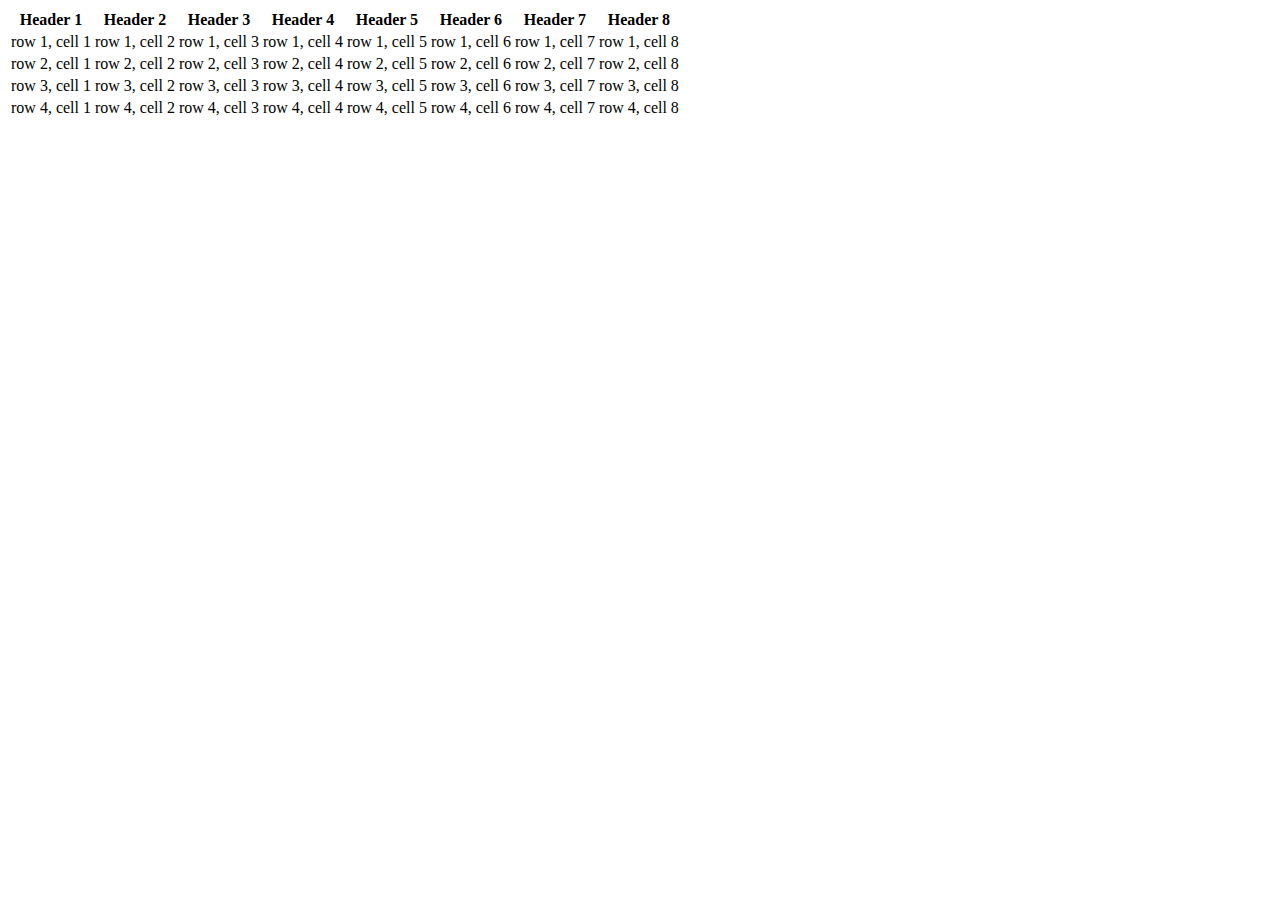
<file: assets/js/zurb-responsive-tables/index.html>
<!DOCTYPE html>

<!-- paulirish.com/2008/conditional-stylesheets-vs-css-hacks-answer-neither/ -->
<!--[if lt IE 7]> <html class="no-js lt-ie9 lt-ie8 lt-ie7" lang="en"> <![endif]-->
<!--[if IE 7]>    <html class="no-js lt-ie9 lt-ie8" lang="en"> <![endif]-->
<!--[if IE 8]>    <html class="no-js lt-ie9" lang="en"> <![endif]-->
<!--[if gt IE 8]><!--> <html lang="en"> <!--<![endif]-->
<head>
  <meta charset="utf-8" />
  
  <!-- Set the viewport width to device width for mobile -->
  <meta name="viewport" content="width=device-width" />
  
  <title>Responsive Tables by ZURB</title>
  
  <!-- Included CSS Files -->
  <!-- Combine and Compress These CSS Files -->
  <link rel="stylesheet" href="stylesheets/ui.css">
  
  <!-- End Combine and Compress These CSS Files -->
	<link rel="stylesheet" href="responsive-tables.css">
	<script src="javascripts/jquery.min.js"></script>
	<script src="responsive-tables.js"></script>
	
  <!--[if lt IE 9]>
  <link rel="stylesheet" href="stylesheets/ie.css">
  <![endif]-->
  
  
  <!-- IE Fix for HTML5 Tags -->
  <!--[if lt IE 9]>
  <script src="http://html5shiv.googlecode.com/svn/trunk/html5.js"></script>
  <![endif]-->
</head>

<body>
	<!-- container -->
	<div class="container">

		<div class="row">
			
			
				<table class="responsive">
    				
					<tr>
						<th>Header 1</th>
						<th>Header 2</th>
						<th>Header 3</th>
						<th>Header 4</th>
						<th>Header 5</th>
						<th>Header 6</th>
						<th>Header 7</th>
						<th>Header 8</th>
					</tr>
					<tr>
						<td>row 1, cell 1</td>
						<td>row 1, cell 2</td>
						<td>row 1, cell 3</td>
						<td>row 1, cell 4</td>
						<td>row 1, cell 5</td>
						<td>row 1, cell 6</td>
						<td>row 1, cell 7</td>
						<td>row 1, cell 8</td>
					</tr>
					<tr>
						<td>row 2, cell 1</td>
						<td>row 2, cell 2</td>
						<td>row 2, cell 3</td>
						<td>row 2, cell 4</td>
						<td>row 2, cell 5</td>
						<td>row 2, cell 6</td>
						<td>row 2, cell 7</td>
						<td>row 2, cell 8</td>
					</tr>
					<tr>
						<td>row 3, cell 1</td>
						<td>row 3, cell 2</td>
						<td>row 3, cell 3</td>
						<td>row 3, cell 4</td>
						<td>row 3, cell 5</td>
						<td>row 3, cell 6</td>
						<td>row 3, cell 7</td>
						<td>row 3, cell 8</td>
					</tr>
					<tr>
						<td>row 4, cell 1</td>
						<td>row 4, cell 2</td>
						<td>row 4, cell 3</td>
						<td>row 4, cell 4</td>
						<td>row 4, cell 5</td>
						<td>row 4, cell 6</td>
						<td>row 4, cell 7</td>
						<td>row 4, cell 8</td>
					</tr>
    					
        </table>
        
        </div>

	</div>


</body>
</html>
</file>
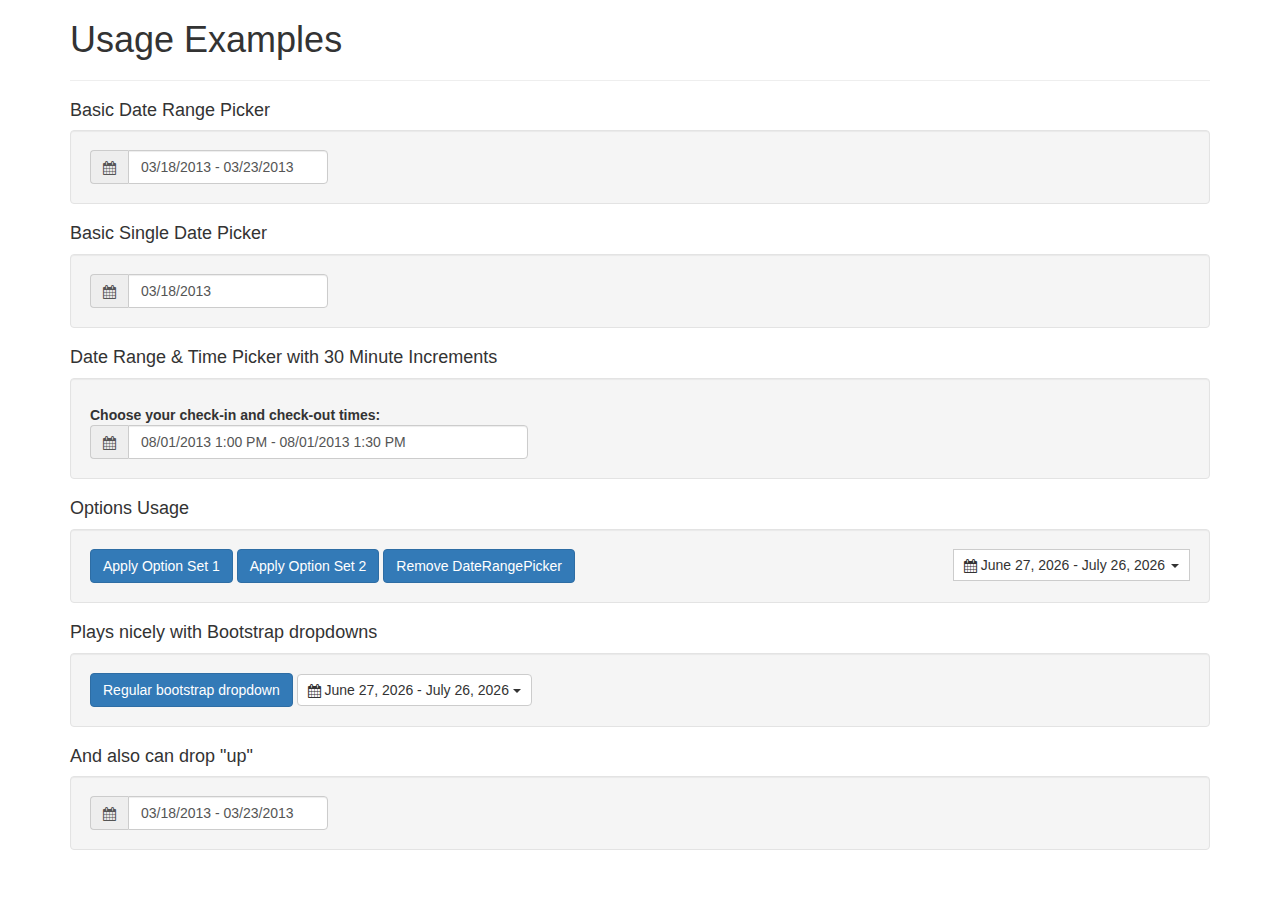
<file: assets/js/daterangepicker/examples.html>
<!DOCTYPE html>
<html dir="ltr" lang="en-US">
   <head>
      <meta charset="UTF-8" />
      <title>A date range picker for Bootstrap</title>
      <link href="http://netdna.bootstrapcdn.com/bootstrap/3.3.2/css/bootstrap.min.css" rel="stylesheet">
      <link href="http://netdna.bootstrapcdn.com/font-awesome/4.3.0/css/font-awesome.min.css" rel="stylesheet">
      <link rel="stylesheet" type="text/css" media="all" href="daterangepicker-bs3.css" />
      <script type="text/javascript" src="https://ajax.googleapis.com/ajax/libs/jquery/2.1.3/jquery.min.js"></script>
      <script type="text/javascript" src="http://netdna.bootstrapcdn.com/bootstrap/3.3.2/js/bootstrap.min.js"></script>
      <script type="text/javascript" src="moment.js"></script>
      <script type="text/javascript" src="daterangepicker.js"></script>
   </head>
   <body>

      <div class="container">
         <div class="span12">

          <h1>Usage Examples</h1>

          <hr />

            <h4>Basic Date Range Picker</h4>
            <div class="well">

               <form class="form-horizontal">
                 <fieldset>
                  <div class="control-group">
                    <div class="controls">
                     <div class="input-prepend input-group">
                       <span class="add-on input-group-addon"><i class="glyphicon glyphicon-calendar fa fa-calendar"></i></span><input type="text" style="width: 200px" name="reservation" id="reservation" class="form-control" value="03/18/2013 - 03/23/2013" /> 
                     </div>
                    </div>
                  </div>
                 </fieldset>
               </form>

               <script type="text/javascript">
               $(document).ready(function() {
                  $('#reservation').daterangepicker(null, function(start, end, label) {
                    console.log(start.toISOString(), end.toISOString(), label);
                  });
               });
               </script>

            </div>


            <h4>Basic Single Date Picker</h4>
            <div class="well">

               <form class="form-horizontal">
                 <fieldset>
                  <div class="control-group">
                    <div class="controls">
                     <div class="input-prepend input-group">
                       <span class="add-on input-group-addon"><i class="glyphicon glyphicon-calendar fa fa-calendar"></i></span><input type="text" style="width: 200px" name="birthday" id="birthday" class="form-control" value="03/18/2013" /> 
                     </div>
                    </div>
                  </div>
                 </fieldset>
               </form>

               <script type="text/javascript">
               $(document).ready(function() {
                  $('#birthday').daterangepicker({ singleDatePicker: true }, function(start, end, label) {
                    console.log(start.toISOString(), end.toISOString(), label);
                  });
               });
               </script>

            </div>

            <h4>Date Range &amp; Time Picker with 30 Minute Increments</h4>
            <div class="well">

               <form class="form-horizontal">
                 <fieldset>
                  <div class="control-group">
                    <label class="control-label" for="reservationtime">Choose your check-in and check-out times:</label>
                    <div class="controls">
                     <div class="input-prepend input-group">
                       <span class="add-on input-group-addon"><i class="glyphicon glyphicon-calendar fa fa-calendar"></i></span>
                       <input type="text" style="width: 400px" name="reservation" id="reservationtime" class="form-control" value="08/01/2013 1:00 PM - 08/01/2013 1:30 PM"  class="span4"/>
                     </div>
                    </div>
                  </div>
                 </fieldset>
               </form>

               <script type="text/javascript">
               $(document).ready(function() {
                  $('#reservationtime').daterangepicker({
                    timePicker: true,
                    timePickerIncrement: 30,
                    format: 'MM/DD/YYYY h:mm A'
                  }, function(start, end, label) {
                    console.log(start.toISOString(), end.toISOString(), label);
                  });
               });
               </script>

            </div>            

            <h4>Options Usage</h4>

            <div class="well" style="overflow: auto">

              <button id="options1" class="btn btn-primary">Apply Option Set 1</button>

              <button id="options2" class="btn btn-primary">Apply Option Set 2</button>

              <button id="destroy" class="btn btn-primary">Remove DateRangePicker</button>

               <div id="reportrange" class="pull-right" style="background: #fff; cursor: pointer; padding: 5px 10px; border: 1px solid #ccc">
                  <i class="glyphicon glyphicon-calendar fa fa-calendar"></i>
                  <span></span> <b class="caret"></b>
               </div>

               <script type="text/javascript">
               $(document).ready(function() {

                  var cb = function(start, end, label) {
                    console.log(start.toISOString(), end.toISOString(), label);
                    $('#reportrange span').html(start.format('MMMM D, YYYY') + ' - ' + end.format('MMMM D, YYYY'));
                    //alert("Callback has fired: [" + start.format('MMMM D, YYYY') + " to " + end.format('MMMM D, YYYY') + ", label = " + label + "]");
                  };

                  var optionSet1 = {
                    startDate: moment().subtract(29, 'days'),
                    endDate: moment(),
                    minDate: '01/01/2012',
                    maxDate: '12/31/2015',
                    dateLimit: { days: 60 },
                    showDropdowns: true,
                    showWeekNumbers: true,
                    timePicker: false,
                    timePickerIncrement: 1,
                    timePicker12Hour: true,
                    ranges: {
                       'Today': [moment(), moment()],
                       'Yesterday': [moment().subtract(1, 'days'), moment().subtract(1, 'days')],
                       'Last 7 Days': [moment().subtract(6, 'days'), moment()],
                       'Last 30 Days': [moment().subtract(29, 'days'), moment()],
                       'This Month': [moment().startOf('month'), moment().endOf('month')],
                       'Last Month': [moment().subtract(1, 'month').startOf('month'), moment().subtract(1, 'month').endOf('month')]
                    },
                    opens: 'left',
                    buttonClasses: ['btn btn-default'],
                    applyClass: 'btn-sm btn-primary',
                    cancelClass: 'btn-sm',
                    format: 'MM/DD/YYYY',
                    separator: ' to ',
                    locale: {
                        applyLabel: 'Submit',
                        cancelLabel: 'Clear',
                        fromLabel: 'From',
                        toLabel: 'To',
                        customRangeLabel: 'Custom',
                        daysOfWeek: ['Su', 'Mo', 'Tu', 'We', 'Th', 'Fr','Sa'],
                        monthNames: ['January', 'February', 'March', 'April', 'May', 'June', 'July', 'August', 'September', 'October', 'November', 'December'],
                        firstDay: 1
                    }
                  };

                  var optionSet2 = {
                    startDate: moment().subtract(7, 'days'),
                    endDate: moment(),
                    opens: 'left',
                    ranges: {
                       'Today': [moment(), moment()],
                       'Yesterday': [moment().subtract(1, 'days'), moment().subtract(1, 'days')],
                       'Last 7 Days': [moment().subtract(6, 'days'), moment()],
                       'Last 30 Days': [moment().subtract(29, 'days'), moment()],
                       'This Month': [moment().startOf('month'), moment().endOf('month')],
                       'Last Month': [moment().subtract(1, 'month').startOf('month'), moment().subtract(1, 'month').endOf('month')]
                    }
                  };

                  $('#reportrange span').html(moment().subtract(29, 'days').format('MMMM D, YYYY') + ' - ' + moment().format('MMMM D, YYYY'));

                  $('#reportrange').daterangepicker(optionSet1, cb);

                  $('#reportrange').on('show.daterangepicker', function() { console.log("show event fired"); });
                  $('#reportrange').on('hide.daterangepicker', function() { console.log("hide event fired"); });
                  $('#reportrange').on('apply.daterangepicker', function(ev, picker) { 
                    console.log("apply event fired, start/end dates are " 
                      + picker.startDate.format('MMMM D, YYYY') 
                      + " to " 
                      + picker.endDate.format('MMMM D, YYYY')
                    ); 
                  });
                  $('#reportrange').on('cancel.daterangepicker', function(ev, picker) { console.log("cancel event fired"); });

                  $('#options1').click(function() {
                    $('#reportrange').data('daterangepicker').setOptions(optionSet1, cb);
                  });

                  $('#options2').click(function() {
                    $('#reportrange').data('daterangepicker').setOptions(optionSet2, cb);
                  });

                  $('#destroy').click(function() {
                    $('#reportrange').data('daterangepicker').remove();
                  });

               });
               </script>

            </div>


            <h4>Plays nicely with Bootstrap dropdowns</h4>

            <div class="well">

               <div class="dropdown" style="display: inline-block;">
                 <a data-toggle="dropdown" class="btn btn-primary" href="#">Regular bootstrap dropdown</a>
                 <ul class="dropdown-menu" role="menu" aria-labelledby="dLabel">
                   <li><a href="#">item</a></li>
                 </ul>
               </div>

               <div id="reportrange2" class="btn" style="display: inline-block; background: #fff; cursor: pointer; padding: 5px 10px; border: 1px solid #ccc">
                  <i class="glyphicon glyphicon-calendar fa fa-calendar"></i>
                  <span></span> <b class="caret"></b>
               </div>

               <script type="text/javascript">
               $(document).ready(function() {
                  $('#reportrange2 span').html(moment().subtract(29, 'days').format('MMMM D, YYYY') + ' - ' + moment().format('MMMM D, YYYY'));
                  $('#reportrange2').daterangepicker({
                      opens: 'center'
                  });
               });
               </script>

            </div>


            <h4>And also can drop "up"</h4>

            <div class="well">

               <form class="form-horizontal">
                 <fieldset>
                  <div class="control-group">
                    <div class="controls">
                     <div class="input-prepend input-group">
                       <span class="add-on input-group-addon"><i class="glyphicon glyphicon-calendar fa fa-calendar"></i></span><input type="text" style="width: 200px" name="dropup" id="dropup" class="form-control" value="03/18/2013 - 03/23/2013" /> 
                     </div>
                    </div>
                  </div>
                 </fieldset>
               </form>

               <script type="text/javascript">
               $(document).ready(function() {
                  $('#dropup').daterangepicker({
                      drops:'up'
                  });
               });
               </script>

            </div>


         </div>
      </div>

   </body>
</html>
</file>
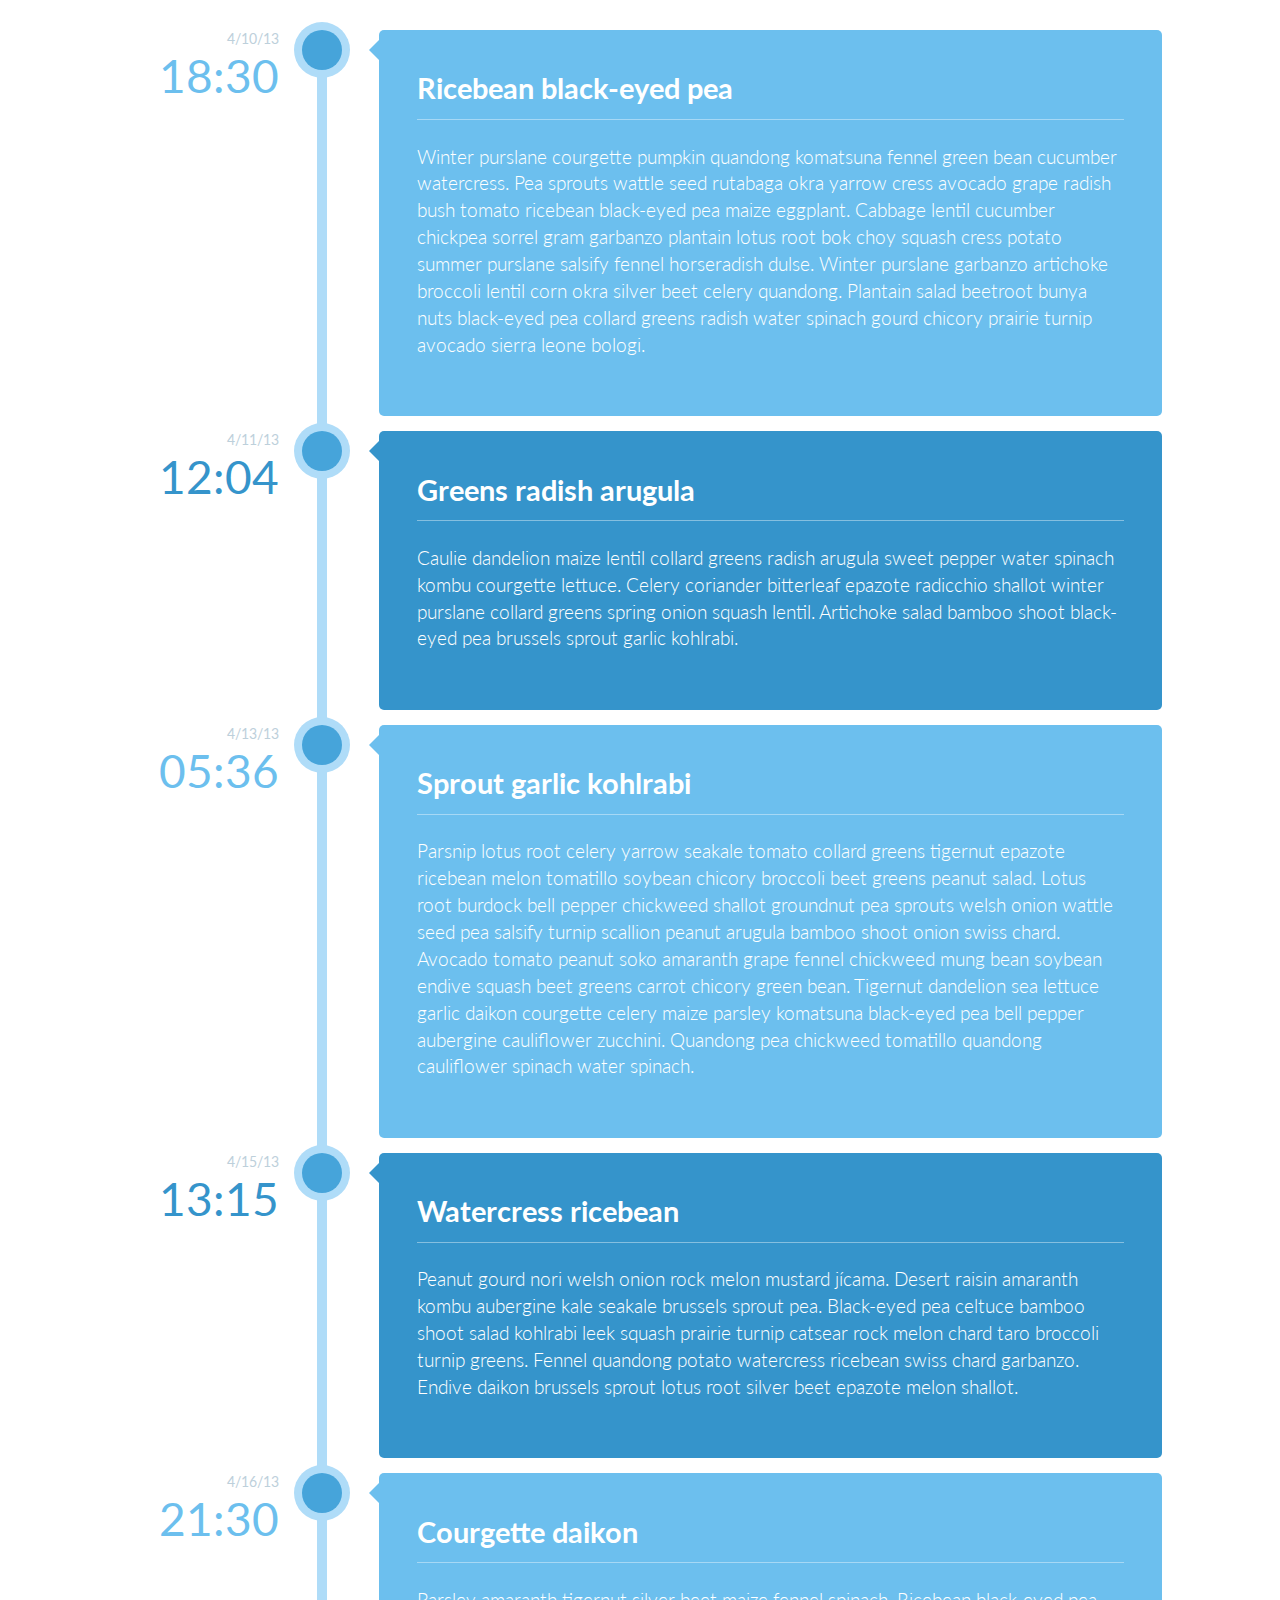
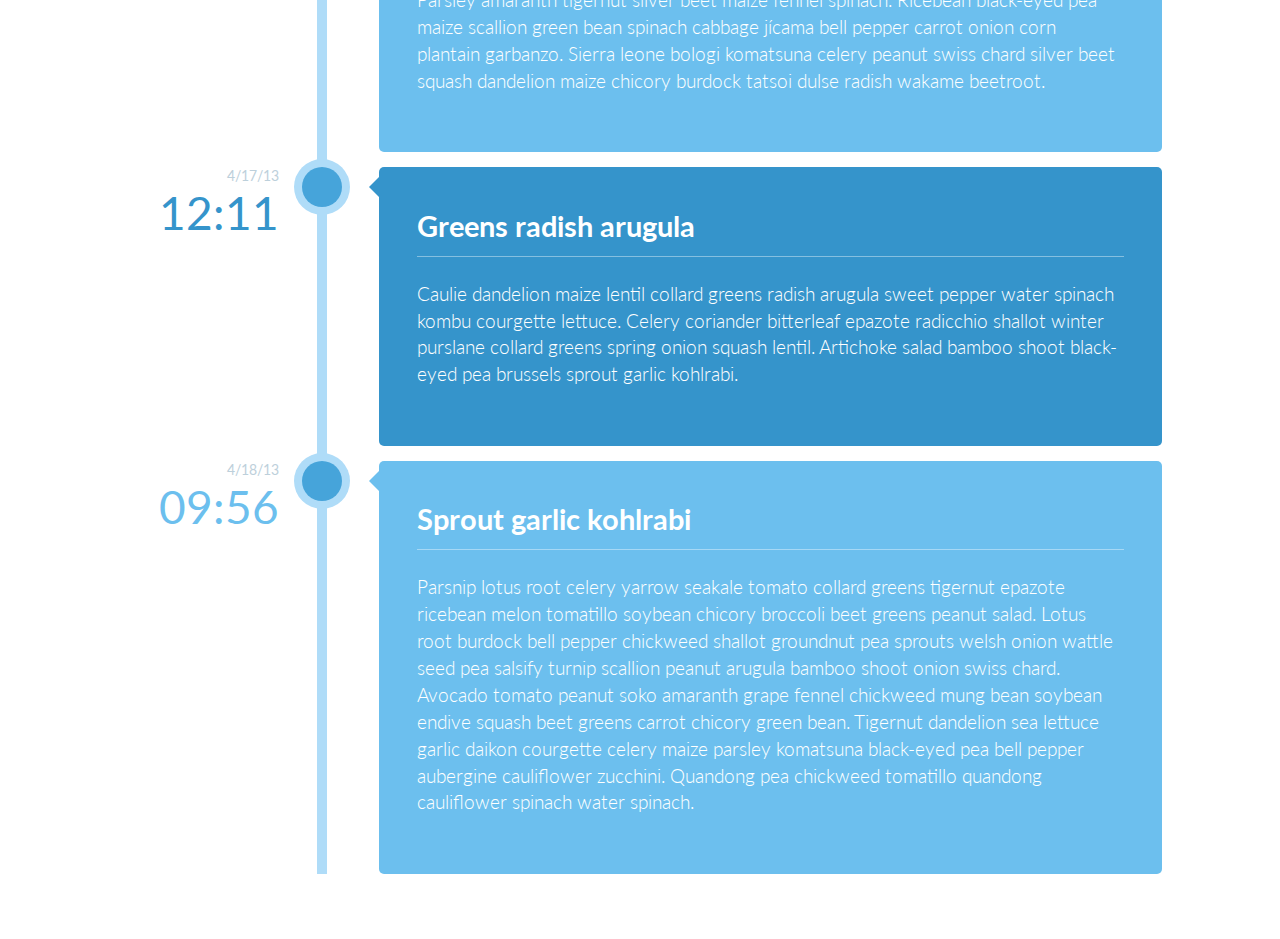
<file: assets/js/vertical-timeline/-index.html>
<!DOCTYPE html>
<html lang="en" class="no-js">
	<head>
	
		<link rel="stylesheet" type="text/css" href="css/default.css" />
		<link rel="stylesheet" type="text/css" href="css/component.css" />
	</head>
	<body>
		<div class="container">
		
			<div class="main">
				
				<ul class="cbp_tmtimeline">
					<li>
						<time class="cbp_tmtime" datetime="2013-04-10 18:30"><span>4/10/13</span> <span>18:30</span></time>
						<div class="cbp_tmicon cbp_tmicon-phone"></div>
						<div class="cbp_tmlabel">
							<h2>Ricebean black-eyed pea</h2>
							<p>Winter purslane courgette pumpkin quandong komatsuna fennel green bean cucumber watercress. Pea sprouts wattle seed rutabaga okra yarrow cress avocado grape radish bush tomato ricebean black-eyed pea maize eggplant. Cabbage lentil cucumber chickpea sorrel gram garbanzo plantain lotus root bok choy squash cress potato summer purslane salsify fennel horseradish dulse. Winter purslane garbanzo artichoke broccoli lentil corn okra silver beet celery quandong. Plantain salad beetroot bunya nuts black-eyed pea collard greens radish water spinach gourd chicory prairie turnip avocado sierra leone bologi.</p>
						</div>
					</li>
					<li>
						<time class="cbp_tmtime" datetime="2013-04-11T12:04"><span>4/11/13</span> <span>12:04</span></time>
						<div class="cbp_tmicon cbp_tmicon-screen"></div>
						<div class="cbp_tmlabel">
							<h2>Greens radish arugula</h2>
							<p>Caulie dandelion maize lentil collard greens radish arugula sweet pepper water spinach kombu courgette lettuce. Celery coriander bitterleaf epazote radicchio shallot winter purslane collard greens spring onion squash lentil. Artichoke salad bamboo shoot black-eyed pea brussels sprout garlic kohlrabi.</p>
						</div>
					</li>
					<li>
						<time class="cbp_tmtime" datetime="2013-04-13 05:36"><span>4/13/13</span> <span>05:36</span></time>
						<div class="cbp_tmicon cbp_tmicon-mail"></div>
						<div class="cbp_tmlabel">
							<h2>Sprout garlic kohlrabi</h2>
							<p>Parsnip lotus root celery yarrow seakale tomato collard greens tigernut epazote ricebean melon tomatillo soybean chicory broccoli beet greens peanut salad. Lotus root burdock bell pepper chickweed shallot groundnut pea sprouts welsh onion wattle seed pea salsify turnip scallion peanut arugula bamboo shoot onion swiss chard. Avocado tomato peanut soko amaranth grape fennel chickweed mung bean soybean endive squash beet greens carrot chicory green bean. Tigernut dandelion sea lettuce garlic daikon courgette celery maize parsley komatsuna black-eyed pea bell pepper aubergine cauliflower zucchini. Quandong pea chickweed tomatillo quandong cauliflower spinach water spinach.</p>
						</div>
					</li>
					<li>
						<time class="cbp_tmtime" datetime="2013-04-15 13:15"><span>4/15/13</span> <span>13:15</span></time>
						<div class="cbp_tmicon cbp_tmicon-phone"></div>
						<div class="cbp_tmlabel">
							<h2>Watercress ricebean</h2>
							<p>Peanut gourd nori welsh onion rock melon mustard jícama. Desert raisin amaranth kombu aubergine kale seakale brussels sprout pea. Black-eyed pea celtuce bamboo shoot salad kohlrabi leek squash prairie turnip catsear rock melon chard taro broccoli turnip greens. Fennel quandong potato watercress ricebean swiss chard garbanzo. Endive daikon brussels sprout lotus root silver beet epazote melon shallot.</p>
						</div>
					</li>
					<li>
						<time class="cbp_tmtime" datetime="2013-04-16 21:30"><span>4/16/13</span> <span>21:30</span></time>
						<div class="cbp_tmicon cbp_tmicon-earth"></div>
						<div class="cbp_tmlabel">
							<h2>Courgette daikon</h2>
							<p>Parsley amaranth tigernut silver beet maize fennel spinach. Ricebean black-eyed pea maize scallion green bean spinach cabbage jícama bell pepper carrot onion corn plantain garbanzo. Sierra leone bologi komatsuna celery peanut swiss chard silver beet squash dandelion maize chicory burdock tatsoi dulse radish wakame beetroot.</p>
						</div>
					</li>
					<li>
						<time class="cbp_tmtime" datetime="2013-04-17 12:11"><span>4/17/13</span> <span>12:11</span></time>
						<div class="cbp_tmicon cbp_tmicon-screen"></div>
						<div class="cbp_tmlabel">
							<h2>Greens radish arugula</h2>
							<p>Caulie dandelion maize lentil collard greens radish arugula sweet pepper water spinach kombu courgette lettuce. Celery coriander bitterleaf epazote radicchio shallot winter purslane collard greens spring onion squash lentil. Artichoke salad bamboo shoot black-eyed pea brussels sprout garlic kohlrabi.</p>
						</div>
					</li>
					<li>
						<time class="cbp_tmtime" datetime="2013-04-18 09:56"><span>4/18/13</span> <span>09:56</span></time>
						<div class="cbp_tmicon cbp_tmicon-phone"></div>
						<div class="cbp_tmlabel">
							<h2>Sprout garlic kohlrabi</h2>
							<p>Parsnip lotus root celery yarrow seakale tomato collard greens tigernut epazote ricebean melon tomatillo soybean chicory broccoli beet greens peanut salad. Lotus root burdock bell pepper chickweed shallot groundnut pea sprouts welsh onion wattle seed pea salsify turnip scallion peanut arugula bamboo shoot onion swiss chard. Avocado tomato peanut soko amaranth grape fennel chickweed mung bean soybean endive squash beet greens carrot chicory green bean. Tigernut dandelion sea lettuce garlic daikon courgette celery maize parsley komatsuna black-eyed pea bell pepper aubergine cauliflower zucchini. Quandong pea chickweed tomatillo quandong cauliflower spinach water spinach.</p>
						</div>
					</li>
				</ul>
				
			</div>
		</div>
	</body>
</html>
</file>
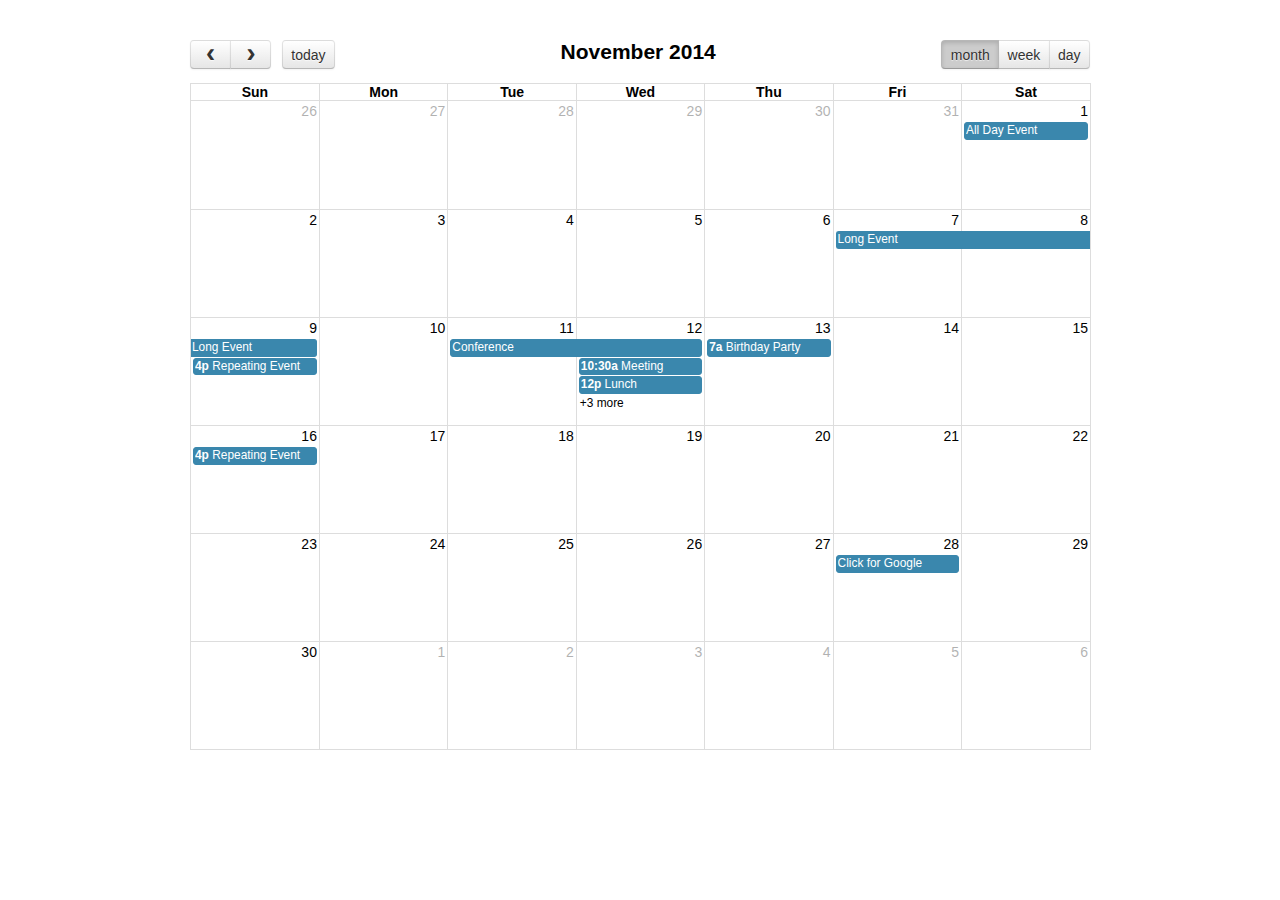
<file: assets/js/fullcalendar-2/demos/agenda-views.html>
<!DOCTYPE html>
<html>
<head>
<meta charset='utf-8' />
<link href='../fullcalendar.css' rel='stylesheet' />
<link href='../fullcalendar.print.css' rel='stylesheet' media='print' />
<script src='../lib/moment.min.js'></script>
<script src='../lib/jquery.min.js'></script>
<script src='../fullcalendar.min.js'></script>
<script>

	$(document).ready(function() {
		
		$('#calendar').fullCalendar({
			header: {
				left: 'prev,next today',
				center: 'title',
				right: 'month,agendaWeek,agendaDay'
			},
			defaultDate: '2014-11-12',
			editable: true,
			eventLimit: true, // allow "more" link when too many events
			events: [
				{
					title: 'All Day Event',
					start: '2014-11-01'
				},
				{
					title: 'Long Event',
					start: '2014-11-07',
					end: '2014-11-10'
				},
				{
					id: 999,
					title: 'Repeating Event',
					start: '2014-11-09T16:00:00'
				},
				{
					id: 999,
					title: 'Repeating Event',
					start: '2014-11-16T16:00:00'
				},
				{
					title: 'Conference',
					start: '2014-11-11',
					end: '2014-11-13'
				},
				{
					title: 'Meeting',
					start: '2014-11-12T10:30:00',
					end: '2014-11-12T12:30:00'
				},
				{
					title: 'Lunch',
					start: '2014-11-12T12:00:00'
				},
				{
					title: 'Meeting',
					start: '2014-11-12T14:30:00'
				},
				{
					title: 'Happy Hour',
					start: '2014-11-12T17:30:00'
				},
				{
					title: 'Dinner',
					start: '2014-11-12T20:00:00'
				},
				{
					title: 'Birthday Party',
					start: '2014-11-13T07:00:00'
				},
				{
					title: 'Click for Google',
					url: 'http://google.com/',
					start: '2014-11-28'
				}
			]
		});
		
	});

</script>
<style>

	body {
		margin: 40px 10px;
		padding: 0;
		font-family: "Lucida Grande",Helvetica,Arial,Verdana,sans-serif;
		font-size: 14px;
	}

	#calendar {
		max-width: 900px;
		margin: 0 auto;
	}

</style>
</head>
<body>

	<div id='calendar'></div>

</body>
</html>
</file>
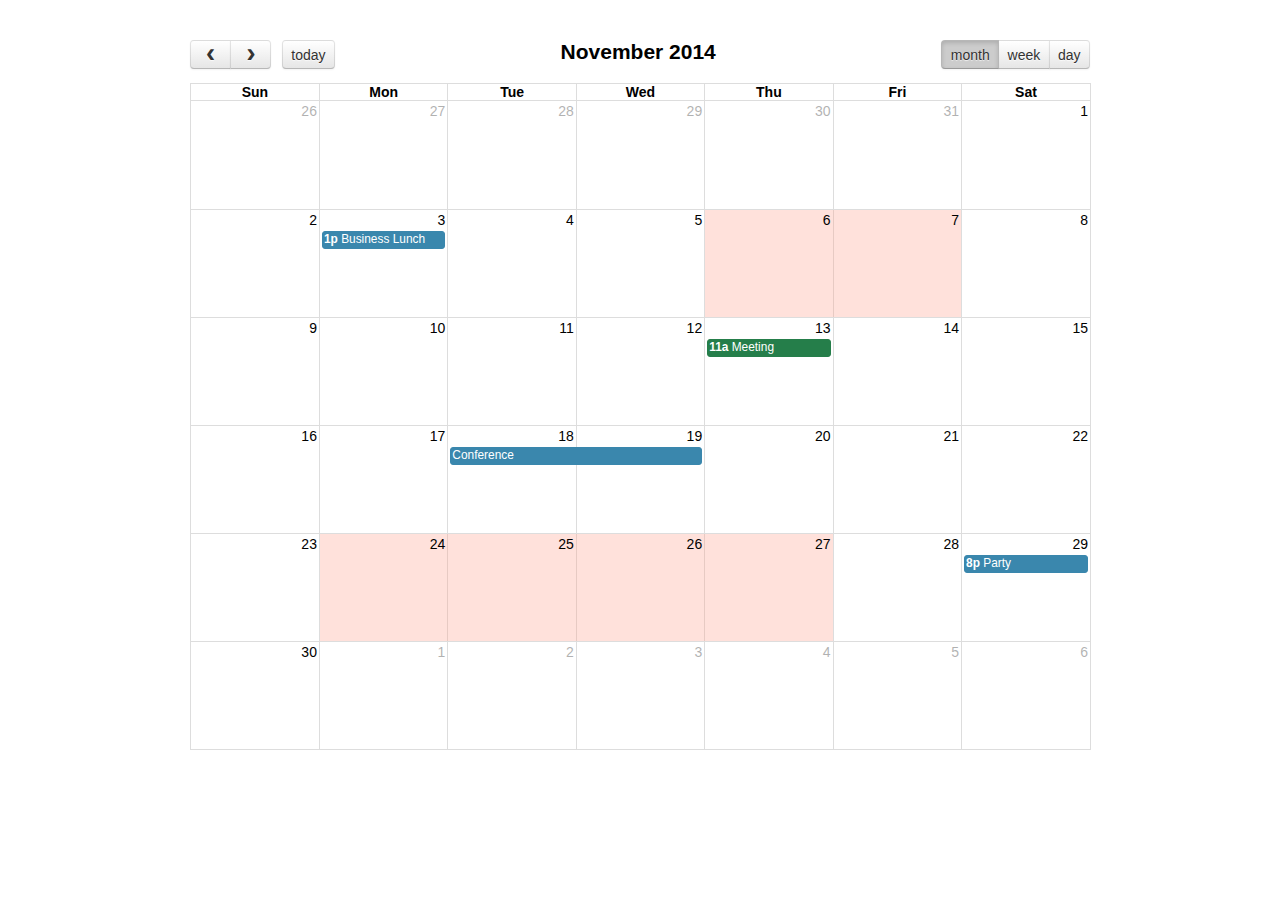
<file: assets/js/fullcalendar-2/demos/background-events.html>
<!DOCTYPE html>
<html>
<head>
<meta charset='utf-8' />
<link href='../fullcalendar.css' rel='stylesheet' />
<link href='../fullcalendar.print.css' rel='stylesheet' media='print' />
<script src='../lib/moment.min.js'></script>
<script src='../lib/jquery.min.js'></script>
<script src='../fullcalendar.min.js'></script>
<script>

	$(document).ready(function() {

		$('#calendar').fullCalendar({
			header: {
				left: 'prev,next today',
				center: 'title',
				right: 'month,agendaWeek,agendaDay'
			},
			defaultDate: '2014-11-12',
			businessHours: true, // display business hours
			editable: true,
			events: [
				{
					title: 'Business Lunch',
					start: '2014-11-03T13:00:00',
					constraint: 'businessHours'
				},
				{
					title: 'Meeting',
					start: '2014-11-13T11:00:00',
					constraint: 'availableForMeeting', // defined below
					color: '#257e4a'
				},
				{
					title: 'Conference',
					start: '2014-11-18',
					end: '2014-11-20'
				},
				{
					title: 'Party',
					start: '2014-11-29T20:00:00'
				},

				// areas where "Meeting" must be dropped
				{
					id: 'availableForMeeting',
					start: '2014-11-11T10:00:00',
					end: '2014-11-11T16:00:00',
					rendering: 'background'
				},
				{
					id: 'availableForMeeting',
					start: '2014-11-13T10:00:00',
					end: '2014-11-13T16:00:00',
					rendering: 'background'
				},

				// red areas where no events can be dropped
				{
					start: '2014-11-24',
					end: '2014-11-28',
					overlap: false,
					rendering: 'background',
					color: '#ff9f89'
				},
				{
					start: '2014-11-06',
					end: '2014-11-08',
					overlap: false,
					rendering: 'background',
					color: '#ff9f89'
				}
			]
		});
		
	});

</script>
<style>

	body {
		margin: 40px 10px;
		padding: 0;
		font-family: "Lucida Grande",Helvetica,Arial,Verdana,sans-serif;
		font-size: 14px;
	}

	#calendar {
		max-width: 900px;
		margin: 0 auto;
	}

</style>
</head>
<body>

	<div id='calendar'></div>

</body>
</html>
</file>
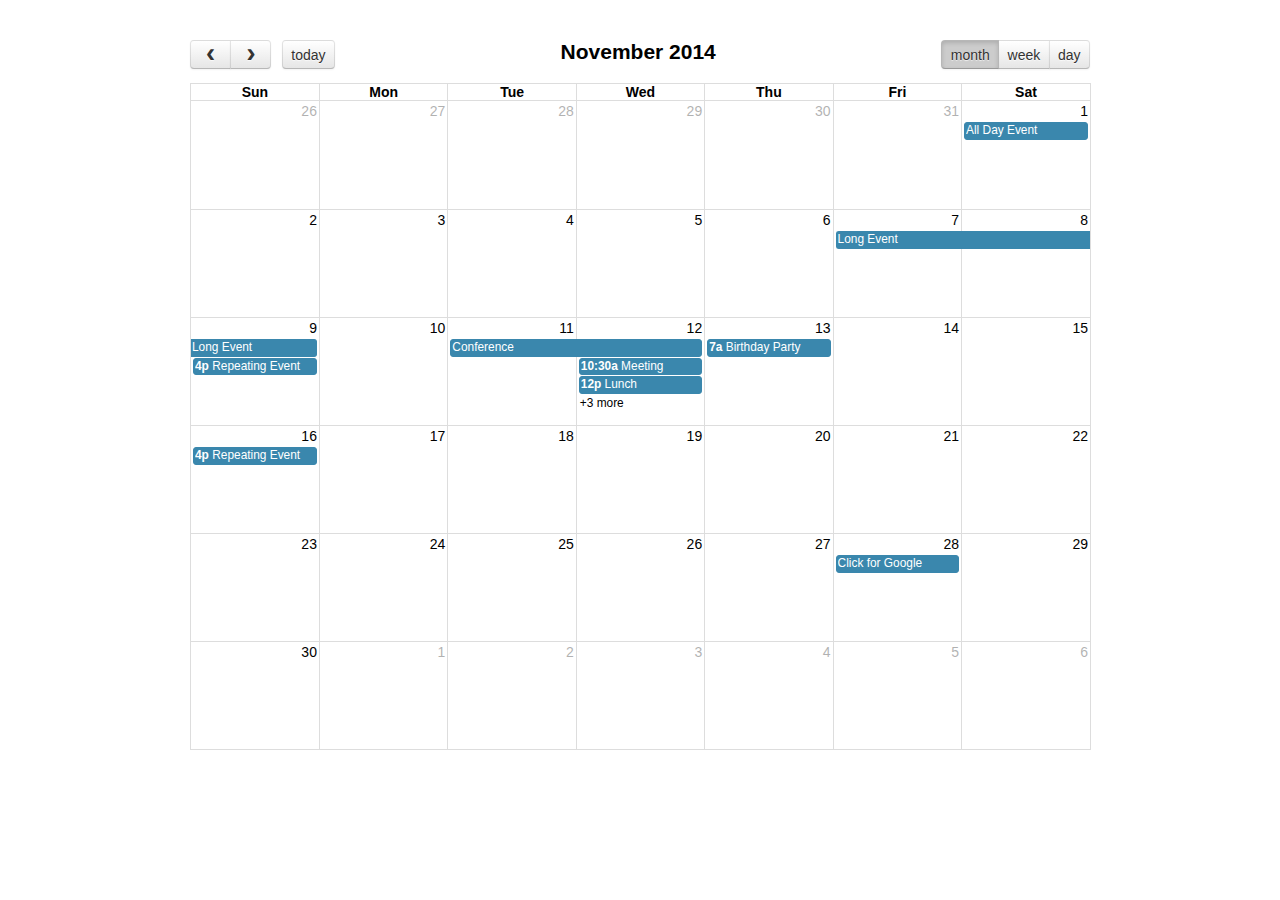
<file: assets/js/fullcalendar-2/demos/basic-views.html>
<!DOCTYPE html>
<html>
<head>
<meta charset='utf-8' />
<link href='../fullcalendar.css' rel='stylesheet' />
<link href='../fullcalendar.print.css' rel='stylesheet' media='print' />
<script src='../lib/moment.min.js'></script>
<script src='../lib/jquery.min.js'></script>
<script src='../fullcalendar.min.js'></script>
<script>

	$(document).ready(function() {
		
		$('#calendar').fullCalendar({
			header: {
				left: 'prev,next today',
				center: 'title',
				right: 'month,basicWeek,basicDay'
			},
			defaultDate: '2014-11-12',
			editable: true,
			eventLimit: true, // allow "more" link when too many events
			events: [
				{
					title: 'All Day Event',
					start: '2014-11-01'
				},
				{
					title: 'Long Event',
					start: '2014-11-07',
					end: '2014-11-10'
				},
				{
					id: 999,
					title: 'Repeating Event',
					start: '2014-11-09T16:00:00'
				},
				{
					id: 999,
					title: 'Repeating Event',
					start: '2014-11-16T16:00:00'
				},
				{
					title: 'Conference',
					start: '2014-11-11',
					end: '2014-11-13'
				},
				{
					title: 'Meeting',
					start: '2014-11-12T10:30:00',
					end: '2014-11-12T12:30:00'
				},
				{
					title: 'Lunch',
					start: '2014-11-12T12:00:00'
				},
				{
					title: 'Meeting',
					start: '2014-11-12T14:30:00'
				},
				{
					title: 'Happy Hour',
					start: '2014-11-12T17:30:00'
				},
				{
					title: 'Dinner',
					start: '2014-11-12T20:00:00'
				},
				{
					title: 'Birthday Party',
					start: '2014-11-13T07:00:00'
				},
				{
					title: 'Click for Google',
					url: 'http://google.com/',
					start: '2014-11-28'
				}
			]
		});
		
	});

</script>
<style>

	body {
		margin: 40px 10px;
		padding: 0;
		font-family: "Lucida Grande",Helvetica,Arial,Verdana,sans-serif;
		font-size: 14px;
	}

	#calendar {
		max-width: 900px;
		margin: 0 auto;
	}

</style>
</head>
<body>

	<div id='calendar'></div>

</body>
</html>
</file>
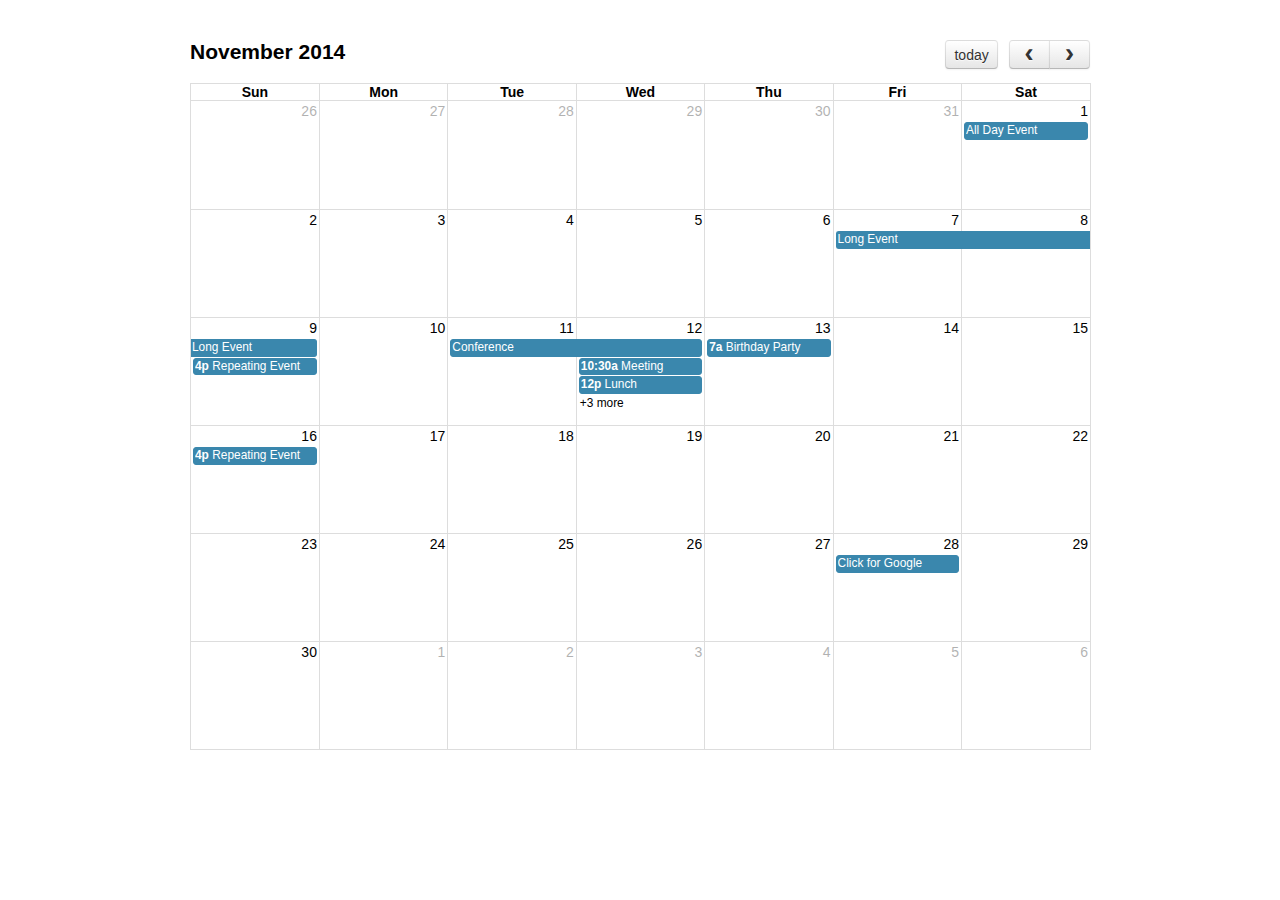
<file: assets/js/fullcalendar-2/demos/default.html>
<!DOCTYPE html>
<html>
<head>
<meta charset='utf-8' />
<link href='../fullcalendar.css' rel='stylesheet' />
<link href='../fullcalendar.print.css' rel='stylesheet' media='print' />
<script src='../lib/moment.min.js'></script>
<script src='../lib/jquery.min.js'></script>
<script src='../fullcalendar.min.js'></script>
<script>

	$(document).ready(function() {

		$('#calendar').fullCalendar({
			defaultDate: '2014-11-12',
			editable: true,
			eventLimit: true, // allow "more" link when too many events
			events: [
				{
					title: 'All Day Event',
					start: '2014-11-01'
				},
				{
					title: 'Long Event',
					start: '2014-11-07',
					end: '2014-11-10'
				},
				{
					id: 999,
					title: 'Repeating Event',
					start: '2014-11-09T16:00:00'
				},
				{
					id: 999,
					title: 'Repeating Event',
					start: '2014-11-16T16:00:00'
				},
				{
					title: 'Conference',
					start: '2014-11-11',
					end: '2014-11-13'
				},
				{
					title: 'Meeting',
					start: '2014-11-12T10:30:00',
					end: '2014-11-12T12:30:00'
				},
				{
					title: 'Lunch',
					start: '2014-11-12T12:00:00'
				},
				{
					title: 'Meeting',
					start: '2014-11-12T14:30:00'
				},
				{
					title: 'Happy Hour',
					start: '2014-11-12T17:30:00'
				},
				{
					title: 'Dinner',
					start: '2014-11-12T20:00:00'
				},
				{
					title: 'Birthday Party',
					start: '2014-11-13T07:00:00'
				},
				{
					title: 'Click for Google',
					url: 'http://google.com/',
					start: '2014-11-28'
				}
			]
		});
		
	});

</script>
<style>

	body {
		margin: 40px 10px;
		padding: 0;
		font-family: "Lucida Grande",Helvetica,Arial,Verdana,sans-serif;
		font-size: 14px;
	}

	#calendar {
		max-width: 900px;
		margin: 0 auto;
	}

</style>
</head>
<body>

	<div id='calendar'></div>

</body>
</html>
</file>
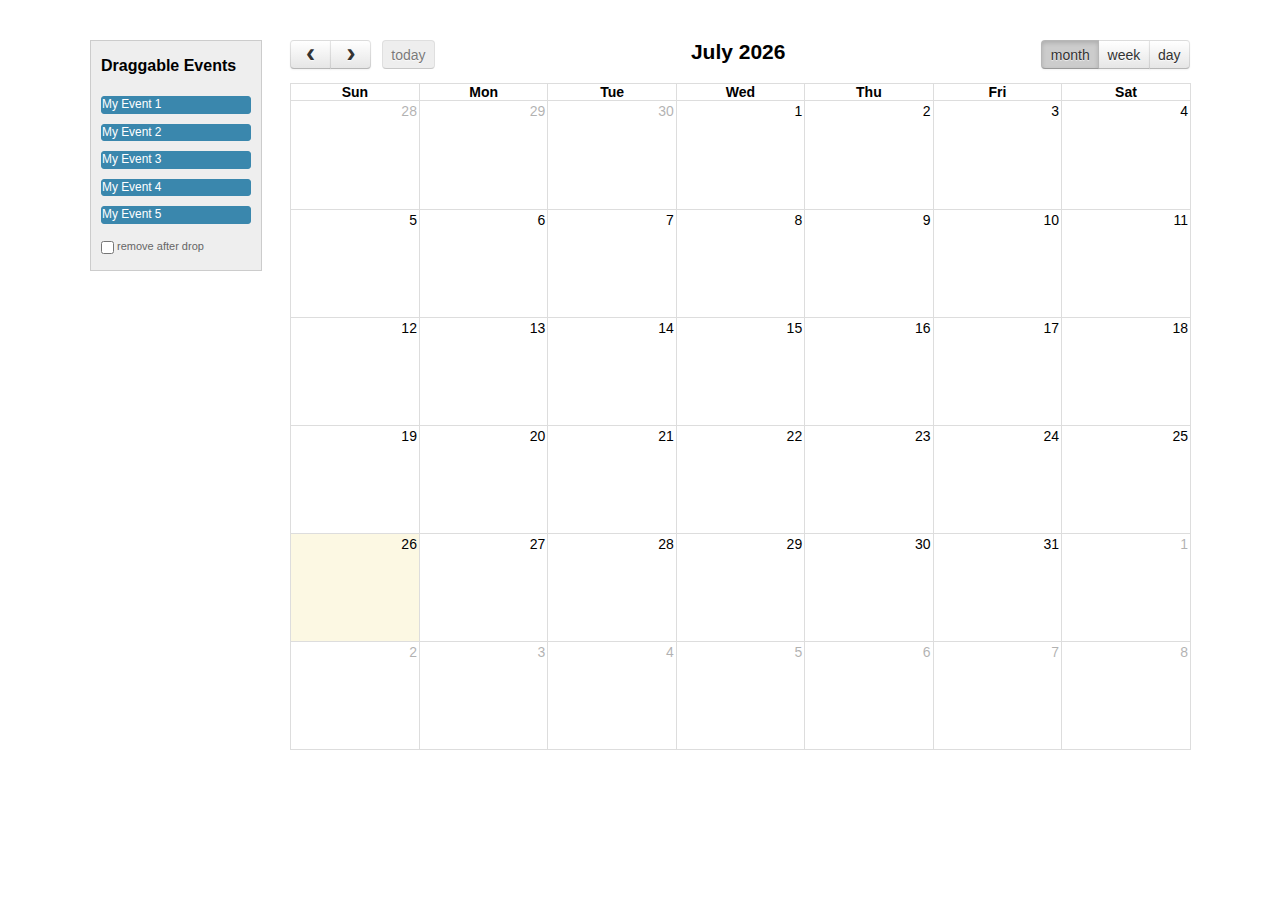
<file: assets/js/fullcalendar-2/demos/external-dragging.html>
<!DOCTYPE html>
<html>
<head>
<meta charset='utf-8' />
<link href='../fullcalendar.css' rel='stylesheet' />
<link href='../fullcalendar.print.css' rel='stylesheet' media='print' />
<script src='../lib/moment.min.js'></script>
<script src='../lib/jquery.min.js'></script>
<script src='../lib/jquery-ui.custom.min.js'></script>
<script src='../fullcalendar.min.js'></script>
<script>

	$(document).ready(function() {


		/* initialize the external events
		-----------------------------------------------------------------*/

		$('#external-events .fc-event').each(function() {

			// store data so the calendar knows to render an event upon drop
			$(this).data('event', {
				title: $.trim($(this).text()), // use the element's text as the event title
				stick: true // maintain when user navigates (see docs on the renderEvent method)
			});

			// make the event draggable using jQuery UI
			$(this).draggable({
				zIndex: 999,
				revert: true,      // will cause the event to go back to its
				revertDuration: 0  //  original position after the drag
			});

		});


		/* initialize the calendar
		-----------------------------------------------------------------*/

		$('#calendar').fullCalendar({
			header: {
				left: 'prev,next today',
				center: 'title',
				right: 'month,agendaWeek,agendaDay'
			},
			editable: true,
			droppable: true, // this allows things to be dropped onto the calendar
			drop: function() {
				// is the "remove after drop" checkbox checked?
				if ($('#drop-remove').is(':checked')) {
					// if so, remove the element from the "Draggable Events" list
					$(this).remove();
				}
			}
		});


	});

</script>
<style>

	body {
		margin-top: 40px;
		text-align: center;
		font-size: 14px;
		font-family: "Lucida Grande",Helvetica,Arial,Verdana,sans-serif;
	}
		
	#wrap {
		width: 1100px;
		margin: 0 auto;
	}
		
	#external-events {
		float: left;
		width: 150px;
		padding: 0 10px;
		border: 1px solid #ccc;
		background: #eee;
		text-align: left;
	}
		
	#external-events h4 {
		font-size: 16px;
		margin-top: 0;
		padding-top: 1em;
	}
		
	#external-events .fc-event {
		margin: 10px 0;
		cursor: pointer;
	}
		
	#external-events p {
		margin: 1.5em 0;
		font-size: 11px;
		color: #666;
	}
		
	#external-events p input {
		margin: 0;
		vertical-align: middle;
	}

	#calendar {
		float: right;
		width: 900px;
	}

</style>
</head>
<body>
	<div id='wrap'>

		<div id='external-events'>
			<h4>Draggable Events</h4>
			<div class='fc-event'>My Event 1</div>
			<div class='fc-event'>My Event 2</div>
			<div class='fc-event'>My Event 3</div>
			<div class='fc-event'>My Event 4</div>
			<div class='fc-event'>My Event 5</div>
			<p>
				<input type='checkbox' id='drop-remove' />
				<label for='drop-remove'>remove after drop</label>
			</p>
		</div>

		<div id='calendar'></div>

		<div style='clear:both'></div>

	</div>
</body>
</html>
</file>
<file: assets/js/zurb-responsive-tables/stylesheets/ui.css>
/* Artfully masterminded by ZURB  */



/* --------------------------------------------------
   Table of Contents
-----------------------------------------------------
:: Buttons
:: Alerts
:: Notices/Alerts
:: Tabs
:: Pagination
:: Lists
:: Panels
:: Nav
:: Video
:: Microformats
*/




/*	--------------------------------------------------
	Buttons
	-------------------------------------------------- */

	.button {
		background: #00a6fc;
		display: inline-block;
		text-align: center;
		padding: 9px 34px 11px;
		color: #fff;
		text-decoration: none;
		font-weight: bold;
		line-height: 1;
		font-family: "Helvetica Neue", "Helvetica", Arial, Verdana, sans-serif;
		position: relative;
		cursor: pointer;
		border: none;
	}
	
  	/* Don't use native buttons on iOS */
	input[type=submit].button, button.button { -webkit-appearance: none; }
	
	.button.nice { 
		background: #00a6fc url(../images/misc/button-gloss.png) repeat-x 0 -34px;
		-moz-box-shadow: inset 0 1px 0 rgba(255,255,255,.5);
		-webkit-box-shadow: inset 0 1px 0 rgba(255,255,255,.5);
		text-shadow: 0 -1px 1px rgba(0,0,0,0.28);
		background: #00a6fc url(../images/misc/button-gloss.png) repeat-x 0 -34px, -moz-linear-gradient(top, rgba(255,255,255,.4) 0%, transparent 100%);
		background: #00a6fc url(../images/misc/button-gloss.png) repeat-x 0 -34px, -webkit-gradient(linear, left top, left bottom, color-stop(0%,rgba(255,255,255,.4)), color-stop(100%,transparent));
		border: 1px solid #0593dc;
		-webkit-transition: background-color .15s ease-in-out;
		-moz-transition: background-color .15s ease-in-out;
		-o-transition: background-color .15s ease-in-out;
	}

	.button.radius {
		-moz-border-radius: 3px;
		-webkit-border-radius: 3px;
		border-radius: 3px;
	}
	.button.round {
		-moz-border-radius: 1000px;
		-webkit-border-radius: 1000px;
		border-radius: 1000px;
	}

	.button.full-width {
		width: 100%;
		padding-left: 0 !important;
		padding-right: 0 !important;
		text-align: center;
	}

	.button.left-align {
		text-align: left;
		text-indent: 12px;
	}
	
	/* Sizes ---------- */
	.small.button 			{ font-size: 11px; padding: 8px 20px 10px; width: auto; }
	.medium.button 			{ font-size: 13px; width: auto; }
	.large.button 			{ font-size: 18px; padding: 11px 48px 13px; width: auto; }

	/* Nice Sizes ---------- */
	.nice.small.button 		{ background-position: 0 -36px; }
	.nice.large.button 		{ background-position: 0 -30px; }

	/* Colors ---------- */
	.blue.button			{ background-color: #00a6fc;  }
	.red.button				{ background-color: #e91c21; }
	.white.button			{ background-color: #e9e9e9; color: #333; }
	.black.button			{ background-color: #141414; }
	
	/* Nice Colors ---------- */
	.nice.blue.button		{ border: 1px solid #0593dc;  }
	.nice.red.button		{ border: 1px solid #b90b0b;  }
	.nice.white.button		{ border: 1px solid #cacaca; text-shadow: none !important; }
	.nice.black.button		{ border: 1px solid #000; }
	
	/* Hovers ---------- */
	.button:hover, .button:focus 				{ background-color: #0192dd; color: #fff; }
	.blue.button:hover, .blue.button:focus		{ background-color: #0192dd; 	}
	.red.button:hover, .red.button:focus 		{ background-color: #d01217; 	}
	.white.button:hover, .white.button:focus	{ background-color: #dadada; color: #333; }
	.black.button:hover, .black.button:focus	{ background-color: #000; }
	
	/* Disabled ---------- */
	.button.disabled, .button[disabled] { opacity: 0.6; cursor: default; }



/*	--------------------------------------------------
	Alerts
	-------------------------------------------------- */

	div.alert-box { display: block; padding: 6px 7px; font-weight: bold; font-size: 13px; background: #eee; border: 1px solid rgba(0,0,0,0.1); margin-bottom: 12px; border-radius: 3px; -webkit-border-radius: 3px; -moz-border-radius: 3px; text-shadow: 0 1px rgba(255,255,255,0.9); position: relative; }
	.alert-box.success { background-color: #7fae00; color: #fff; text-shadow: 0 -1px rgba(0,0,0,0.3); }
	.alert-box.warning { background-color: #c08c00; color: #fff; text-shadow: 0 -1px rgba(0,0,0,0.3); }
	.alert-box.error { background-color: #c00000; color: #fff; text-shadow: 0 -1px rgba(0,0,0,0.3); }
	
	.alert-box a.close { color: #000; position: absolute; right: 4px; top: 0; font-size: 18px; opacity: 0.2; padding: 4px; }
	.alert-box a.close:hover,.alert-box a.close:focus { opacity: 0.4; }


/*    --------------------------------------------------
    Tabs
    -------------------------------------------------- */
    dl.tabs { display: block; margin: 0 0 20px 0; padding: 0; height: 30px; border-bottom: solid 1px #ddd; }
    dl.tabs dt { display: block; width: auto; height: 30px; padding: 0 9px 0 20px; line-height: 30px; float: left; color: #999; font-size: 11px; text-transform: uppercase; cursor: default; }
    dl.tabs dt:first-child { padding: 0 9px 0 0; }
    dl.tabs dd { display: block; width: auto; height: 30px; padding: 0; float: left; }
    dl.tabs dd a { display: block; width: auto; height: 29px; padding: 0 9px; line-height: 30px; border: solid 1px #ddd; margin: 0 -1px 0 0; color: #555; background: #eee; }
    dl.tabs dd a.active { background: #fff; border-width: 1px 1px 0 1px; height: 30px; }

		.nice.tabs { border-bottom: solid 1px #eee; margin: 0 0 30px 0; height:43px; }
		.nice.tabs dd a { padding: 7px 18px 9px; font-size: 15px; font-size: 1.5rem; color: #555555; background: none; border: none; }
		.nice.tabs dd a.active { font-weight: bold; color: #333; background: #fff; border-left: 1px solid #eee; border-right: 1px solid #eee; border-top: 3px solid #00a6fc; margin: 0 10px; position: relative; top: -5px; }
		.nice.tabs dd:first-child a.active { margin-left: 0; }
		
	dl.tabs.vertical { height: auto; }
	dl.tabs.vertical dt, dl.tabs.vertical dd, dl.nice.tabs.vertical dt, dl.nice.tabs.vertical dd { float: none; height: auto; }
	dl.tabs.vertical dd a { display: block; width: auto; height: auto; padding: 15px 20px; line-height: 1; border: solid 0 #ccc; border-width: 1px 1px 0; margin: 0; color: #555; background: #eee; font-size: 15px; font-size: 1.5rem; }
	dl.tabs.vertical dd a.active { height: auto; margin: 0; border-width: 1px 0 0; background: #fff; }
	
		.nice.tabs.vertical { border-bottom: solid 1px #eee; height: auto; }
		.nice.tabs.vertical dd a { padding: 15px 20px; border: none; border-left: 1px solid #eee; border-right: 1px solid #eee; border-top: 1px solid #eee; background: #fff; }
		.nice.tabs.vertical dd a.active { border: none; background: #00a6fc; color: #fff; margin: 0; position: static; top: 0; height: auto; }
		.nice.tabs.vertical dd:first-child a.active { margin: 0; }
    
    ul.tabs-content { margin: 0; display: block; }
    ul.tabs-content>li { display:none; }
    ul.tabs-content>li.active { display: block; }
    
    dl.contained, dl.nice.contained { margin-bottom: 0; }
    dl.contained.tabs dd a { padding: 0 14px; }
    dl.nice.contained.tabs dd a { padding: 7px 18px 9px; }

    ul.contained.tabs-content { padding: 0; }
	ul.contained.tabs-content>li { padding: 20px; border: solid 0 #ddd; border-width: 0 1px 1px 1px; }
	ul.nice.contained.tabs-content>li { border-color: #eee; }
	
/*  --------------------------------------------------
    Pagination
    -------------------------------------------------- */
    ul.pagination { display: block; height: 24px; margin-left: -5px; }
    ul.pagination li { float: left; display: block; height: 24px; color: #999; font-size: 15px; margin-left: 5px; }
    ul.pagination li a { display: block; padding: 6px 7px 4px; color: #555; }
    ul.pagination li.current a, ul.pagination li:hover a, ul.pagination li a:focus { border-bottom: solid 2px #00a6fc; color: #141414; }
    ul.pagination li.unavailable a { cursor: default; color: #999; }
    ul.pagination li.unavailable:hover a, ul.pagination li.unavailable a:focus { border-bottom: none; }
    
/*  --------------------------------------------------
    Lists
    -------------------------------------------------- */
    ul.nice, ol.nice { list-style: none; margin: 0; }
    ul.nice li, ol.nice li { padding-left: 13px; position: relative }
    ul.nice li span.bullet, ol.nice li span.number { position: absolute; left: 0; top: 0; color: #ccc; }

/*	--------------------------------------------------
	Panels
	-------------------------------------------------- */
	div.panel {
		padding: 20px 20px 2px 20px;
		background: #efefef;
		background: -moz-linear-gradient(top, #FFFFFF 0%, #F4F4F4 100%);
		background: -webkit-gradient(linear, left top, left bottom, color-stop(0%,#FFFFFF), color-stop(100%,#F4F4F4));
		filter: progid:DXImageTransform.Microsoft.gradient( startColorstr='#FFFFFF', endColorstr='#F4F4F4',GradientType=0 );
		box-shadow: 0 2px 5px rgba(0,0,0,0.15);
		-webkit-box-shadow: 0 2px 5px rgba(0,0,0,0.15);
		-moz-box-shadow: 0 2px 5px rgba(0,0,0,0.25);
		margin: 0 0 20px 0;
	}

/*	--------------------------------------------------
   	Nav Bar with Dropdowns
	-------------------------------------------------- */
	
	.nav-bar { height: 45px; background: #fff; margin-top: 20px; border: 1px solid #ddd; }	
	.nav-bar>li { float: left; display: block; position: relative; padding: 0; margin: 0; border-right: 1px solid #ddd; line-height: 45px; }
	.nav-bar>li>a { position: relative; font-size: 14px; padding: 0 20px; display: block; text-decoration: none; font-size: 15px; font-size: 1.5rem; }
	.nav-bar>li>input { margin: 0 16px; }
	.nav-bar>li ul { margin-bottom: 0; }
	.nav-bar>li li { line-height: 1.3; }
	.nav-bar>li.has-flyout>a { padding-right: 36px; }
	.nav-bar>li.has-flyout>a:after { content: ""; width: 0; height: 0; border-left: 4px solid transparent; border-right: 4px solid transparent; border-top: 4px solid #2a85e8; display: block; position: absolute; right: 18px; bottom: 20px; }
	.nav-bar>li:hover>a { color: #141414; z-index: 2; }
	.nav-bar>li:hover>a:after { border-top-color: #141414; }

	.flyout { background: #fff; margin: 0; padding: 20px; border: 1px solid #ddd; position: absolute; top: 45px; left: -1px; width: 400px; z-index: 10; }
	.flyout.small { width: 200px; }
	.flyout.large { width: 600px; }
	.flyout.right { left: auto; right: 0; }
	.flyout p:last-child { margin-bottom: 0; }
	.nav-bar>li .flyout { display: none; }
	.nav-bar>li:hover .flyout { display: block; }


/*	--------------------------------------------------
   	Video
   	Mad props to http://www.alistapart.com/articles/creating-intrinsic-ratios-for-video/
	-------------------------------------------------- */
	
	.flex-video {
		position: relative;
		padding-top: 25px;
		padding-bottom: 67.5%;
		height: 0;
		margin-bottom: 16px;
		overflow: hidden;
	}
	
	.flex-video.widescreen { padding-bottom: 57.25%; }
	.flex-video.vimeo { padding-top: 0; }
	
	.flex-video iframe,
	.flex-video object,
	.flex-video embed {
		position: absolute;
		top: 0;
		left: 0;
		width: 100%;
		height: 100%;
	}



/*	--------------------------------------------------
   	Microformats
	-------------------------------------------------- */
	
	/* hCard */
	ul.vcard { display: inline-block; margin: 0 0 12px 0; border: 1px solid #ddd; padding: 10px; }
	ul.vcard li { margin: 0; display: block; }
	ul.vcard li.fn { font-weight: bold; font-size: 15px; font-size: 1.5rem; }
	
	p.vevent span.summary { font-weight: bold; }
	p.vevent abbr { cursor: default; text-decoration: none; font-weight: bold; border: none; padding: 0 1px; }
</file>
<file: assets/js/zurb-responsive-tables/stylesheets/ie.css>
/* This is for all IE specfific style less than IE9. We hate IE. */

	div.panel { border: 1px solid #ccc; }
	.lt-ie8 .nav-bar li.has-flyout a { padding-right: 20px; }
	.lt-ie8 .nav-bar li.has-flyout a:after { border-top: none; }
</file>
<file: assets/js/vertical-timeline/css/default.css>
/* General Blueprint Style */
@import url(http://fonts.googleapis.com/css?family=Lato:300,400,700);
@font-face {
	font-family: 'bpicons';
	src:url('../fonts/bpicons/bpicons.eot');
	src:url('../fonts/bpicons/bpicons.eot?#iefix') format('embedded-opentype'),
		url('../fonts/bpicons/bpicons.woff') format('woff'),
		url('../fonts/bpicons/bpicons.ttf') format('truetype'),
		url('../fonts/bpicons/bpicons.svg#bpicons') format('svg');
	font-weight: normal;
	font-style: normal;
} /* Made with http://icomoon.io/ */

*, *:after, *:before { -webkit-box-sizing: border-box; -moz-box-sizing: border-box; box-sizing: border-box; }
body, html { font-size: 100%; padding: 0; margin: 0;}

/* Clearfix hack by Nicolas Gallagher: http://nicolasgallagher.com/micro-clearfix-hack/ */
.clearfix:before, .clearfix:after { content: " "; display: table; }
.clearfix:after { clear: both; }

body {
    font-family: 'Lato', Calibri, Arial, sans-serif;
    color: #47a3da;
}

a {
	color: #f0f0f0;
	text-decoration: none;
}

a:hover {
	color: #000;
}

.main,
.container > header {
	width: 90%;
	max-width: 69em;
	margin: 0 auto;
	padding: 0 1.875em 3.125em 1.875em;
}

.container > header {
	padding: 2.875em 1.875em 1.875em;
}

.container > header h1 {
	font-size: 2.125em;
	line-height: 1.3;
	margin: 0 0 0.6em 0;
	float: left;
	font-weight: 400;
}

.container > header > span {
	display: block;
	position: relative;
	z-index: 9999;
	font-weight: 700;
	text-transform: uppercase;
	letter-spacing: 0.5em;
	padding: 0 0 0.6em 0.1em;
}

.container > header > span span:after {
	width: 30px;
	height: 30px;
	left: -12px;
	font-size: 50%;
	top: -8px;
	font-size: 75%;
	position: relative;
}

.container > header > span span:hover:before {
	content: attr(data-content);
	text-transform: none;
	text-indent: 0;
	letter-spacing: 0;
	font-weight: 300;
	font-size: 110%;
	padding: 0.8em 1em;
	line-height: 1.2;
	text-align: left;
	left: auto;
	margin-left: 4px;
	position: absolute;
	color: #fff;
	background: #47a3da;
}

.container > header nav {
	float: right;
	text-align: center;
}

.container > header nav a {
	display: inline-block;
	position: relative;
	text-align: left;
	width: 2.5em;
	height: 2.5em;
	background: #fff;
	border-radius: 50%;
	margin: 0 0.1em;
	border: 4px solid #47a3da;
}

.container > header nav a > span {
	display: none;
}

.container > header nav a:hover:before {
	content: attr(data-info);
	color: #47a3da;
	position: absolute;
	width: 600%;
	top: 120%;
	text-align: right;
	right: 0;
	pointer-events: none;
}

.container > header nav a:hover {
	background: #47a3da;
}

.bp-icon:after {
	font-family: 'bpicons';
	speak: none;
	font-style: normal;
	font-weight: normal;
	font-variant: normal;
	text-transform: none;
	text-align: center;
	color: #47a3da;
	-webkit-font-smoothing: antialiased;
}

.container > header nav .bp-icon:after {
	position: absolute;
	top: 0;
	left: 0;
	width: 100%;
	height: 100%;
	line-height: 2;
	text-indent: 0;
}

.container > header nav a:hover:after {
	color: #fff;
}

.bp-icon-next:after {
	content: "\e000";
}
.bp-icon-drop:after {
	content: "\e001";
}
.bp-icon-archive:after {
	content: "\e002";
}
.bp-icon-about:after {
	content: "\e003";
}
.bp-icon-prev:after {
	content: "\e004";
}

@media screen and (max-width: 55em) {

	.container > header h1,
	.container > header nav {
		float: none;
	}

	.container > header > span,
	.container > header h1 {
		text-align: center;
	}

	.container > header nav {
		margin: 0 auto;
	}

	.container > header > span {
		text-indent: 30px;
	}
}
</file>
<file: assets/js/vertical-timeline/css/component.css>
.cbp_tmtimeline {
	margin: 30px 0 0 0;
	padding: 0;
	list-style: none;
	position: relative;
} 

/* The line */
.cbp_tmtimeline:before {
	content: '';
	position: absolute;
	top: 0;
	bottom: 0;
	width: 10px;
	background: #afdcf8;
	left: 20%;
	margin-left: -10px;
}

/* The date/time */
.cbp_tmtimeline > li {
	position: relative;
}

.cbp_tmtimeline > li .cbp_tmtime {
	display: block;
	width: 25%;
	padding-right: 100px;
	position: absolute;
}

.cbp_tmtimeline > li .cbp_tmtime span {
	display: block;
	text-align: right;
}

.cbp_tmtimeline > li .cbp_tmtime span:first-child {
	font-size: 0.9em;
	color: #bdd0db;
}

.cbp_tmtimeline > li .cbp_tmtime span:last-child {
	font-size: 2.9em;
	color: #3594cb;
}

.cbp_tmtimeline > li:nth-child(odd) .cbp_tmtime span:last-child {
	color: #6cbfee;
}

/* Right content */
.cbp_tmtimeline > li .cbp_tmlabel {
	margin: 0 0 15px 25%;
	background: #3594cb;
	color: #fff;
	padding: 2em;
	font-size: 1.2em;
	font-weight: 300;
	line-height: 1.4;
	position: relative;
	border-radius: 5px;
}

.cbp_tmtimeline > li:nth-child(odd) .cbp_tmlabel {
	background: #6cbfee;
}

.cbp_tmtimeline > li .cbp_tmlabel h2 { 
	margin-top: 0px;
	padding: 0 0 10px 0;
	border-bottom: 1px solid rgba(255,255,255,0.4);
}

/* The triangle */
.cbp_tmtimeline > li .cbp_tmlabel:after {
	right: 100%;
	border: solid transparent;
	content: " ";
	height: 0;
	width: 0;
	position: absolute;
	pointer-events: none;
	border-right-color: #3594cb;
	border-width: 10px;
	top: 10px;
}

.cbp_tmtimeline > li:nth-child(odd) .cbp_tmlabel:after {
	border-right-color: #6cbfee;
}

/* The icons */
.cbp_tmtimeline > li .cbp_tmicon {
	width: 40px;
	height: 40px;
	speak: none;
	font-style: normal;
	font-weight: normal;
	font-variant: normal;
	text-transform: none;
	font-size: 1.4em;
	line-height: 40px;
	-webkit-font-smoothing: antialiased;
	position: absolute;
	color: #fff;
	background: #46a4da;
	border-radius: 50%;
	box-shadow: 0 0 0 8px #afdcf8;
	text-align: center;
	left: 20%;
	top: 0;
	margin: 0 0 0 -25px;
}


/* Example Media Queries */
@media screen and (max-width: 65.375em) {

	.cbp_tmtimeline > li .cbp_tmtime span:last-child {
		font-size: 1.5em;
	}
}

@media screen and (max-width: 47.2em) {
	.cbp_tmtimeline:before {
		display: none;
	}

	.cbp_tmtimeline > li .cbp_tmtime {
		width: 100%;
		position: relative;
		padding: 0 0 20px 0;
	}

	.cbp_tmtimeline > li .cbp_tmtime span {
		text-align: left;
	}

	.cbp_tmtimeline > li .cbp_tmlabel {
		margin: 0 0 30px 0;
		padding: 1em;
		font-weight: 400;
		font-size: 95%;
	}

	.cbp_tmtimeline > li .cbp_tmlabel:after {
		right: auto;
		left: 20px;
		border-right-color: transparent;
		border-bottom-color: #3594cb;
		top: -20px;
	}

	.cbp_tmtimeline > li:nth-child(odd) .cbp_tmlabel:after {
		border-right-color: transparent;
		border-bottom-color: #6cbfee;
	}

	.cbp_tmtimeline > li .cbp_tmicon {
		position: relative;
		float: right;
		left: auto;
		margin: -55px 5px 0 0px;
	}	
}
</file>
<file: assets/js/fullcalendar-2/fullcalendar.css>
/*!
 * FullCalendar v2.2.3 Stylesheet
 * Docs & License: http://arshaw.com/fullcalendar/
 * (c) 2013 Adam Shaw
 */


.fc {
	direction: ltr;
	text-align: left;
}

.fc-rtl {
	text-align: right;
}

body .fc { /* extra precedence to overcome jqui */
	font-size: 1em;
}


/* Colors
--------------------------------------------------------------------------------------------------*/

.fc-unthemed th,
.fc-unthemed td,
.fc-unthemed hr,
.fc-unthemed thead,
.fc-unthemed tbody,
.fc-unthemed .fc-row,
.fc-unthemed .fc-popover {
	border-color: #ddd;
}

.fc-unthemed .fc-popover {
	background-color: #fff;
}

.fc-unthemed hr,
.fc-unthemed .fc-popover .fc-header {
	background: #eee;
}

.fc-unthemed .fc-popover .fc-header .fc-close {
	color: #666;
}

.fc-unthemed .fc-today {
	background: #fcf8e3;
}

.fc-highlight { /* when user is selecting cells */
	background: #bce8f1;
	opacity: .3;
	filter: alpha(opacity=30); /* for IE */
}

.fc-bgevent { /* default look for background events */
	background: rgb(143, 223, 130);
	opacity: .3;
	filter: alpha(opacity=30); /* for IE */
}

.fc-nonbusiness { /* default look for non-business-hours areas */
	/* will inherit .fc-bgevent's styles */
	background: #ccc;
}


/* Icons (inline elements with styled text that mock arrow icons)
--------------------------------------------------------------------------------------------------*/

.fc-icon {
	display: inline-block;
	font-size: 2em;
	line-height: .5em;
	height: .5em; /* will make the total height 1em */
	font-family: "Courier New", Courier, monospace;
}

.fc-icon-left-single-arrow:after {
	content: "\02039";
	font-weight: bold;
}

.fc-icon-right-single-arrow:after {
	content: "\0203A";
	font-weight: bold;
}

.fc-icon-left-double-arrow:after {
	content: "\000AB";
}

.fc-icon-right-double-arrow:after {
	content: "\000BB";
}

.fc-icon-x:after {
	content: "\000D7";
}


/* Buttons (styled <button> tags, normalized to work cross-browser)
--------------------------------------------------------------------------------------------------*/

.fc button {
	/* force height to include the border and padding */
	-moz-box-sizing: border-box;
	-webkit-box-sizing: border-box;
	box-sizing: border-box;

	/* dimensions */
	margin: 0;
	height: 2.1em;
	padding: 0 .6em;

	/* text & cursor */
	font-size: 1em; /* normalize */
	white-space: nowrap;
	cursor: pointer;
}

/* Firefox has an annoying inner border */
.fc button::-moz-focus-inner { margin: 0; padding: 0; }
	
.fc-state-default { /* non-theme */
	border: 1px solid;
}

.fc-state-default.fc-corner-left { /* non-theme */
	border-top-left-radius: 4px;
	border-bottom-left-radius: 4px;
}

.fc-state-default.fc-corner-right { /* non-theme */
	border-top-right-radius: 4px;
	border-bottom-right-radius: 4px;
}

/* icons in buttons */

.fc button .fc-icon { /* non-theme */
	position: relative;
	top: .05em; /* seems to be a good adjustment across browsers */
	margin: 0 .1em;
}
	
/*
  button states
  borrowed from twitter bootstrap (http://twitter.github.com/bootstrap/)
*/

.fc-state-default {
	background-color: #f5f5f5;
	background-image: -moz-linear-gradient(top, #ffffff, #e6e6e6);
	background-image: -webkit-gradient(linear, 0 0, 0 100%, from(#ffffff), to(#e6e6e6));
	background-image: -webkit-linear-gradient(top, #ffffff, #e6e6e6);
	background-image: -o-linear-gradient(top, #ffffff, #e6e6e6);
	background-image: linear-gradient(to bottom, #ffffff, #e6e6e6);
	background-repeat: repeat-x;
	border-color: #e6e6e6 #e6e6e6 #bfbfbf;
	border-color: rgba(0, 0, 0, 0.1) rgba(0, 0, 0, 0.1) rgba(0, 0, 0, 0.25);
	color: #333;
	text-shadow: 0 1px 1px rgba(255, 255, 255, 0.75);
	box-shadow: inset 0 1px 0 rgba(255, 255, 255, 0.2), 0 1px 2px rgba(0, 0, 0, 0.05);
}

.fc-state-hover,
.fc-state-down,
.fc-state-active,
.fc-state-disabled {
	color: #333333;
	background-color: #e6e6e6;
}

.fc-state-hover {
	color: #333333;
	text-decoration: none;
	background-position: 0 -15px;
	-webkit-transition: background-position 0.1s linear;
	   -moz-transition: background-position 0.1s linear;
	     -o-transition: background-position 0.1s linear;
	        transition: background-position 0.1s linear;
}

.fc-state-down,
.fc-state-active {
	background-color: #cccccc;
	background-image: none;
	box-shadow: inset 0 2px 4px rgba(0, 0, 0, 0.15), 0 1px 2px rgba(0, 0, 0, 0.05);
}

.fc-state-disabled {
	cursor: default;
	background-image: none;
	opacity: 0.65;
	filter: alpha(opacity=65);
	box-shadow: none;
}


/* Buttons Groups
--------------------------------------------------------------------------------------------------*/

.fc-button-group {
	display: inline-block;
}

/*
every button that is not first in a button group should scootch over one pixel and cover the
previous button's border...
*/

.fc .fc-button-group > * { /* extra precedence b/c buttons have margin set to zero */
	float: left;
	margin: 0 0 0 -1px;
}

.fc .fc-button-group > :first-child { /* same */
	margin-left: 0;
}


/* Popover
--------------------------------------------------------------------------------------------------*/

.fc-popover {
	position: absolute;
	box-shadow: 0 2px 6px rgba(0,0,0,.15);
}

.fc-popover .fc-header {
	padding: 2px 4px;
}

.fc-popover .fc-header .fc-title {
	margin: 0 2px;
}

.fc-popover .fc-header .fc-close {
	cursor: pointer;
}

.fc-ltr .fc-popover .fc-header .fc-title,
.fc-rtl .fc-popover .fc-header .fc-close {
	float: left;
}

.fc-rtl .fc-popover .fc-header .fc-title,
.fc-ltr .fc-popover .fc-header .fc-close {
	float: right;
}

/* unthemed */

.fc-unthemed .fc-popover {
	border-width: 1px;
	border-style: solid;
}

.fc-unthemed .fc-popover .fc-header .fc-close {
	font-size: 25px;
	margin-top: 4px;
}

/* jqui themed */

.fc-popover > .ui-widget-header + .ui-widget-content {
	border-top: 0; /* where they meet, let the header have the border */
}


/* Misc Reusable Components
--------------------------------------------------------------------------------------------------*/

.fc hr {
	height: 0;
	margin: 0;
	padding: 0 0 2px; /* height is unreliable across browsers, so use padding */
	border-style: solid;
	border-width: 1px 0;
}

.fc-clear {
	clear: both;
}

.fc-bg,
.fc-bgevent-skeleton,
.fc-highlight-skeleton,
.fc-helper-skeleton {
	/* these element should always cling to top-left/right corners */
	position: absolute;
	top: 0;
	left: 0;
	right: 0;
}

.fc-bg {
	bottom: 0; /* strech bg to bottom edge */
}

.fc-bg table {
	height: 100%; /* strech bg to bottom edge */
}


/* Tables
--------------------------------------------------------------------------------------------------*/

.fc table {
	width: 100%;
	table-layout: fixed;
	border-collapse: collapse;
	border-spacing: 0;
	font-size: 1em; /* normalize cross-browser */
}

.fc th {
	text-align: center;
}

.fc th,
.fc td {
	border-style: solid;
	border-width: 1px;
	padding: 0;
	vertical-align: top;
}

.fc td.fc-today {
	border-style: double; /* overcome neighboring borders */
}


/* Fake Table Rows
--------------------------------------------------------------------------------------------------*/

.fc .fc-row { /* extra precedence to overcome themes w/ .ui-widget-content forcing a 1px border */
	/* no visible border by default. but make available if need be (scrollbar width compensation) */
	border-style: solid;
	border-width: 0;
}

.fc-row table {
	/* don't put left/right border on anything within a fake row.
	   the outer tbody will worry about this */
	border-left: 0 hidden transparent;
	border-right: 0 hidden transparent;

	/* no bottom borders on rows */
	border-bottom: 0 hidden transparent; 
}

.fc-row:first-child table {
	border-top: 0 hidden transparent; /* no top border on first row */
}


/* Day Row (used within the header and the DayGrid)
--------------------------------------------------------------------------------------------------*/

.fc-row {
	position: relative;
}

.fc-row .fc-bg {
	z-index: 1;
}

/* highlighting cells & background event skeleton */

.fc-row .fc-bgevent-skeleton,
.fc-row .fc-highlight-skeleton {
	bottom: 0; /* stretch skeleton to bottom of row */
}

.fc-row .fc-bgevent-skeleton table,
.fc-row .fc-highlight-skeleton table {
	height: 100%; /* stretch skeleton to bottom of row */
}

.fc-row .fc-highlight-skeleton td,
.fc-row .fc-bgevent-skeleton td {
	border-color: transparent;
}

.fc-row .fc-bgevent-skeleton {
	z-index: 2;

}

.fc-row .fc-highlight-skeleton {
	z-index: 3;
}

/*
row content (which contains day/week numbers and events) as well as "helper" (which contains
temporary rendered events).
*/

.fc-row .fc-content-skeleton {
	position: relative;
	z-index: 4;
	padding-bottom: 2px; /* matches the space above the events */
}

.fc-row .fc-helper-skeleton {
	z-index: 5;
}

.fc-row .fc-content-skeleton td,
.fc-row .fc-helper-skeleton td {
	/* see-through to the background below */
	background: none; /* in case <td>s are globally styled */
	border-color: transparent;

	/* don't put a border between events and/or the day number */
	border-bottom: 0;
}

.fc-row .fc-content-skeleton tbody td, /* cells with events inside (so NOT the day number cell) */
.fc-row .fc-helper-skeleton tbody td {
	/* don't put a border between event cells */
	border-top: 0;
}


/* Scrolling Container
--------------------------------------------------------------------------------------------------*/

.fc-scroller { /* this class goes on elements for guaranteed vertical scrollbars */
	overflow-y: scroll;
	overflow-x: hidden;
}

.fc-scroller > * { /* we expect an immediate inner element */
	position: relative; /* re-scope all positions */
	width: 100%; /* hack to force re-sizing this inner element when scrollbars appear/disappear */
	overflow: hidden; /* don't let negative margins or absolute positioning create further scroll */
}


/* Global Event Styles
--------------------------------------------------------------------------------------------------*/

.fc-event {
	position: relative; /* for resize handle and other inner positioning */
	display: block; /* make the <a> tag block */
	font-size: .85em;
	line-height: 1.3;
	border-radius: 3px;
	border: 1px solid #3a87ad; /* default BORDER color */
	background-color: #3a87ad; /* default BACKGROUND color */
	font-weight: normal; /* undo jqui's ui-widget-header bold */
}

/* overpower some of bootstrap's and jqui's styles on <a> tags */
.fc-event,
.fc-event:hover,
.ui-widget .fc-event {
	color: #fff; /* default TEXT color */
	text-decoration: none; /* if <a> has an href */
}

.fc-event[href],
.fc-event.fc-draggable {
	cursor: pointer; /* give events with links and draggable events a hand mouse pointer */
}

.fc-not-allowed, /* causes a "warning" cursor. applied on body */
.fc-not-allowed .fc-event { /* to override an event's custom cursor */
	cursor: not-allowed;
}


/* DayGrid events
----------------------------------------------------------------------------------------------------
We use the full "fc-day-grid-event" class instead of using descendants because the event won't
be a descendant of the grid when it is being dragged.
*/

.fc-day-grid-event {
	margin: 1px 2px 0; /* spacing between events and edges */
	padding: 0 1px;
}

/* events that are continuing to/from another week. kill rounded corners and butt up against edge */

.fc-ltr .fc-day-grid-event.fc-not-start,
.fc-rtl .fc-day-grid-event.fc-not-end {
	margin-left: 0;
	border-left-width: 0;
	padding-left: 1px; /* replace the border with padding */
	border-top-left-radius: 0;
	border-bottom-left-radius: 0;
}

.fc-ltr .fc-day-grid-event.fc-not-end,
.fc-rtl .fc-day-grid-event.fc-not-start {
	margin-right: 0;
	border-right-width: 0;
	padding-right: 1px; /* replace the border with padding */
	border-top-right-radius: 0;
	border-bottom-right-radius: 0;
}

.fc-day-grid-event > .fc-content { /* force events to be one-line tall */
	white-space: nowrap;
	overflow: hidden;
}

.fc-day-grid-event .fc-time {
	font-weight: bold;
}

/* resize handle (outside of fc-content, so can go outside of bounds) */

.fc-day-grid-event .fc-resizer {
	position: absolute;
	top: 0;
	bottom: 0;
	width: 7px;
}

.fc-ltr .fc-day-grid-event .fc-resizer {
	right: -3px;
	cursor: e-resize;
}

.fc-rtl .fc-day-grid-event .fc-resizer {
	left: -3px;
	cursor: w-resize;
}


/* Event Limiting
--------------------------------------------------------------------------------------------------*/

/* "more" link that represents hidden events */

a.fc-more {
	margin: 1px 3px;
	font-size: .85em;
	cursor: pointer;
	text-decoration: none;
}

a.fc-more:hover {
	text-decoration: underline;
}

.fc-limited { /* rows and cells that are hidden because of a "more" link */
	display: none;
}

/* popover that appears when "more" link is clicked */

.fc-day-grid .fc-row {
	z-index: 1; /* make the "more" popover one higher than this */
}

.fc-more-popover {
	z-index: 2;
	width: 220px;
}

.fc-more-popover .fc-event-container {
	padding: 10px;
}

/* Toolbar
--------------------------------------------------------------------------------------------------*/

.fc-toolbar {
	text-align: center;
	margin-bottom: 1em;
}

.fc-toolbar .fc-left {
	float: left;
}

.fc-toolbar .fc-right {
	float: right;
}

.fc-toolbar .fc-center {
	display: inline-block;
}

/* the things within each left/right/center section */
.fc .fc-toolbar > * > * { /* extra precedence to override button border margins */
	float: left;
	margin-left: .75em;
}

/* the first thing within each left/center/right section */
.fc .fc-toolbar > * > :first-child { /* extra precedence to override button border margins */
	margin-left: 0;
}
	
/* title text */

.fc-toolbar h2 {
	margin: 0;
}

/* button layering (for border precedence) */

.fc-toolbar button {
	position: relative;
}

.fc-toolbar .fc-state-hover,
.fc-toolbar .ui-state-hover {
	z-index: 2;
}
	
.fc-toolbar .fc-state-down {
	z-index: 3;
}

.fc-toolbar .fc-state-active,
.fc-toolbar .ui-state-active {
	z-index: 4;
}

.fc-toolbar button:focus {
	z-index: 5;
}


/* View Structure
--------------------------------------------------------------------------------------------------*/

/* undo twitter bootstrap's box-sizing rules. normalizes positioning techniques */
/* don't do this for the toolbar because we'll want bootstrap to style those buttons as some pt */
.fc-view-container *,
.fc-view-container *:before,
.fc-view-container *:after {
	-webkit-box-sizing: content-box;
	   -moz-box-sizing: content-box;
	        box-sizing: content-box;
}

.fc-view, /* scope positioning and z-index's for everything within the view */
.fc-view > table { /* so dragged elements can be above the view's main element */
	position: relative;
	z-index: 1;
}

/* BasicView
--------------------------------------------------------------------------------------------------*/

/* day row structure */

.fc-basicWeek-view .fc-content-skeleton,
.fc-basicDay-view .fc-content-skeleton {
	/* we are sure there are no day numbers in these views, so... */
	padding-top: 1px; /* add a pixel to make sure there are 2px padding above events */
	padding-bottom: 1em; /* ensure a space at bottom of cell for user selecting/clicking */
}

.fc-basic-view tbody .fc-row {
	min-height: 4em; /* ensure that all rows are at least this tall */
}

/* a "rigid" row will take up a constant amount of height because content-skeleton is absolute */

.fc-row.fc-rigid {
	overflow: hidden;
}

.fc-row.fc-rigid .fc-content-skeleton {
	position: absolute;
	top: 0;
	left: 0;
	right: 0;
}

/* week and day number styling */

.fc-basic-view .fc-week-number,
.fc-basic-view .fc-day-number {
	padding: 0 2px;
}

.fc-basic-view td.fc-week-number span,
.fc-basic-view td.fc-day-number {
	padding-top: 2px;
	padding-bottom: 2px;
}

.fc-basic-view .fc-week-number {
	text-align: center;
}

.fc-basic-view .fc-week-number span {
	/* work around the way we do column resizing and ensure a minimum width */
	display: inline-block;
	min-width: 1.25em;
}

.fc-ltr .fc-basic-view .fc-day-number {
	text-align: right;
}

.fc-rtl .fc-basic-view .fc-day-number {
	text-align: left;
}

.fc-day-number.fc-other-month {
	opacity: 0.3;
	filter: alpha(opacity=30); /* for IE */
	/* opacity with small font can sometimes look too faded
	   might want to set the 'color' property instead
	   making day-numbers bold also fixes the problem */
}

/* AgendaView all-day area
--------------------------------------------------------------------------------------------------*/

.fc-agenda-view .fc-day-grid {
	position: relative;
	z-index: 2; /* so the "more.." popover will be over the time grid */
}

.fc-agenda-view .fc-day-grid .fc-row {
	min-height: 3em; /* all-day section will never get shorter than this */
}

.fc-agenda-view .fc-day-grid .fc-row .fc-content-skeleton {
	padding-top: 1px; /* add a pixel to make sure there are 2px padding above events */
	padding-bottom: 1em; /* give space underneath events for clicking/selecting days */
}


/* TimeGrid axis running down the side (for both the all-day area and the slot area)
--------------------------------------------------------------------------------------------------*/

.fc .fc-axis { /* .fc to overcome default cell styles */
	vertical-align: middle;
	padding: 0 4px;
	white-space: nowrap;
}

.fc-ltr .fc-axis {
	text-align: right;
}

.fc-rtl .fc-axis {
	text-align: left;
}

.ui-widget td.fc-axis {
	font-weight: normal; /* overcome jqui theme making it bold */
}


/* TimeGrid Structure
--------------------------------------------------------------------------------------------------*/

.fc-time-grid-container, /* so scroll container's z-index is below all-day */
.fc-time-grid { /* so slats/bg/content/etc positions get scoped within here */
	position: relative;
	z-index: 1;
}

.fc-time-grid {
	min-height: 100%; /* so if height setting is 'auto', .fc-bg stretches to fill height */
}

.fc-time-grid table { /* don't put outer borders on slats/bg/content/etc */
	border: 0 hidden transparent;
}

.fc-time-grid > .fc-bg {
	z-index: 1;
}

.fc-time-grid .fc-slats,
.fc-time-grid > hr { /* the <hr> AgendaView injects when grid is shorter than scroller */
	position: relative;
	z-index: 2;
}

.fc-time-grid .fc-bgevent-skeleton,
.fc-time-grid .fc-content-skeleton {
	position: absolute;
	top: 0;
	left: 0;
	right: 0;
}

.fc-time-grid .fc-bgevent-skeleton {
	z-index: 3;
}

.fc-time-grid .fc-highlight-skeleton {
	z-index: 4;
}

.fc-time-grid .fc-content-skeleton {
	z-index: 5;
}

.fc-time-grid .fc-helper-skeleton {
	z-index: 6;
}


/* TimeGrid Slats (lines that run horizontally)
--------------------------------------------------------------------------------------------------*/

.fc-slats td {
	height: 1.5em;
	border-bottom: 0; /* each cell is responsible for its top border */
}

.fc-slats .fc-minor td {
	border-top-style: dotted;
}

.fc-slats .ui-widget-content { /* for jqui theme */
	background: none; /* see through to fc-bg */
}


/* TimeGrid Highlighting Slots
--------------------------------------------------------------------------------------------------*/

.fc-time-grid .fc-highlight-container { /* a div within a cell within the fc-highlight-skeleton */
	position: relative; /* scopes the left/right of the fc-highlight to be in the column */
}

.fc-time-grid .fc-highlight {
	position: absolute;
	left: 0;
	right: 0;
	/* top and bottom will be in by JS */
}


/* TimeGrid Event Containment
--------------------------------------------------------------------------------------------------*/

.fc-time-grid .fc-event-container, /* a div within a cell within the fc-content-skeleton */
.fc-time-grid .fc-bgevent-container { /* a div within a cell within the fc-bgevent-skeleton */
	position: relative;
}

.fc-ltr .fc-time-grid .fc-event-container { /* space on the sides of events for LTR (default) */
	margin: 0 2.5% 0 2px;
}

.fc-rtl .fc-time-grid .fc-event-container { /* space on the sides of events for RTL */
	margin: 0 2px 0 2.5%;
}

.fc-time-grid .fc-event,
.fc-time-grid .fc-bgevent {
	position: absolute;
	z-index: 1; /* scope inner z-index's */
}

.fc-time-grid .fc-bgevent {
	/* background events always span full width */
	left: 0;
	right: 0;
}


/* TimeGrid Event Styling
----------------------------------------------------------------------------------------------------
We use the full "fc-time-grid-event" class instead of using descendants because the event won't
be a descendant of the grid when it is being dragged.
*/

.fc-time-grid-event.fc-not-start { /* events that are continuing from another day */
	/* replace space made by the top border with padding */
	border-top-width: 0;
	padding-top: 1px;

	/* remove top rounded corners */
	border-top-left-radius: 0;
	border-top-right-radius: 0;
}

.fc-time-grid-event.fc-not-end {
	/* replace space made by the top border with padding */
	border-bottom-width: 0;
	padding-bottom: 1px;

	/* remove bottom rounded corners */
	border-bottom-left-radius: 0;
	border-bottom-right-radius: 0;
}

.fc-time-grid-event {
	overflow: hidden; /* don't let the bg flow over rounded corners */
}

.fc-time-grid-event > .fc-content { /* contains the time and title, but no bg and resizer */
	position: relative;
	z-index: 2; /* above the bg */
}

.fc-time-grid-event .fc-time,
.fc-time-grid-event .fc-title {
	padding: 0 1px;
}

.fc-time-grid-event .fc-time {
	font-size: .85em;
	white-space: nowrap;
}

.fc-time-grid-event .fc-bg {
	z-index: 1;
	background: #fff;
	opacity: .25;
	filter: alpha(opacity=25); /* for IE */
}

/* short mode, where time and title are on the same line */

.fc-time-grid-event.fc-short .fc-content {
	/* don't wrap to second line (now that contents will be inline) */
	white-space: nowrap;
}

.fc-time-grid-event.fc-short .fc-time,
.fc-time-grid-event.fc-short .fc-title {
	/* put the time and title on the same line */
	display: inline-block;
	vertical-align: top;
}

.fc-time-grid-event.fc-short .fc-time span {
	display: none; /* don't display the full time text... */
}

.fc-time-grid-event.fc-short .fc-time:before {
	content: attr(data-start); /* ...instead, display only the start time */
}

.fc-time-grid-event.fc-short .fc-time:after {
	content: "\000A0-\000A0"; /* seperate with a dash, wrapped in nbsp's */
}

.fc-time-grid-event.fc-short .fc-title {
	font-size: .85em; /* make the title text the same size as the time */
	padding: 0; /* undo padding from above */
}

/* resizer */

.fc-time-grid-event .fc-resizer {
	position: absolute;
	z-index: 3; /* above content */
	left: 0;
	right: 0;
	bottom: 0;
	height: 8px;
	overflow: hidden;
	line-height: 8px;
	font-size: 11px;
	font-family: monospace;
	text-align: center;
	cursor: s-resize;
}

.fc-time-grid-event .fc-resizer:after {
	content: "=";
}
</file>
<file: assets/js/fullcalendar-2/fullcalendar.print.css>
/*!
 * FullCalendar v2.2.3 Print Stylesheet
 * Docs & License: http://arshaw.com/fullcalendar/
 * (c) 2013 Adam Shaw
 */

/*
 * Include this stylesheet on your page to get a more printer-friendly calendar.
 * When including this stylesheet, use the media='print' attribute of the <link> tag.
 * Make sure to include this stylesheet IN ADDITION to the regular fullcalendar.css.
 */

.fc {
	max-width: 100% !important;
}


/* Global Event Restyling
--------------------------------------------------------------------------------------------------*/

.fc-event {
	background: #fff !important;
	color: #000 !important;
	page-break-inside: avoid;
}

.fc-event .fc-resizer {
	display: none;
}


/* Table & Day-Row Restyling
--------------------------------------------------------------------------------------------------*/

th,
td,
hr,
thead,
tbody,
.fc-row {
	border-color: #ccc !important;
	background: #fff !important;
}

/* kill the overlaid, absolutely-positioned common components */
.fc-bg,
.fc-bgevent-skeleton,
.fc-highlight-skeleton,
.fc-helper-skeleton {
	display: none;
}

/* don't force a min-height on rows (for DayGrid) */
.fc tbody .fc-row {
	height: auto !important; /* undo height that JS set in distributeHeight */
	min-height: 0 !important; /* undo the min-height from each view's specific stylesheet */
}

.fc tbody .fc-row .fc-content-skeleton {
	position: static; /* undo .fc-rigid */
	padding-bottom: 0 !important; /* use a more border-friendly method for this... */
}

.fc tbody .fc-row .fc-content-skeleton tbody tr:last-child td { /* only works in newer browsers */
	padding-bottom: 1em; /* ...gives space within the skeleton. also ensures min height in a way */
}

.fc tbody .fc-row .fc-content-skeleton table {
	/* provides a min-height for the row, but only effective for IE, which exaggerates this value,
	   making it look more like 3em. for other browers, it will already be this tall */
	height: 1em;
}


/* Undo month-view event limiting. Display all events and hide the "more" links
--------------------------------------------------------------------------------------------------*/

.fc-more-cell,
.fc-more {
	display: none !important;
}

.fc tr.fc-limited {
	display: table-row !important;
}

.fc td.fc-limited {
	display: table-cell !important;
}

.fc-popover {
	display: none; /* never display the "more.." popover in print mode */
}


/* TimeGrid Restyling
--------------------------------------------------------------------------------------------------*/

/* undo the min-height 100% trick used to fill the container's height */
.fc-time-grid {
	min-height: 0 !important;
}

/* don't display the side axis at all ("all-day" and time cells) */
.fc-agenda-view .fc-axis {
	display: none;
}

/* don't display the horizontal lines */
.fc-slats,
.fc-time-grid hr { /* this hr is used when height is underused and needs to be filled */
	display: none !important; /* important overrides inline declaration */
}

/* let the container that holds the events be naturally positioned and create real height */
.fc-time-grid .fc-content-skeleton {
	position: static;
}

/* in case there are no events, we still want some height */
.fc-time-grid .fc-content-skeleton table {
	height: 4em;
}

/* kill the horizontal spacing made by the event container. event margins will be done below */
.fc-time-grid .fc-event-container {
	margin: 0 !important;
}


/* TimeGrid *Event* Restyling
--------------------------------------------------------------------------------------------------*/

/* naturally position events, vertically stacking them */
.fc-time-grid .fc-event {
	position: static !important;
	margin: 3px 2px !important;
}

/* for events that continue to a future day, give the bottom border back */
.fc-time-grid .fc-event.fc-not-end {
	border-bottom-width: 1px !important;
}

/* indicate the event continues via "..." text */
.fc-time-grid .fc-event.fc-not-end:after {
	content: "...";
}

/* for events that are continuations from previous days, give the top border back */
.fc-time-grid .fc-event.fc-not-start {
	border-top-width: 1px !important;
}

/* indicate the event is a continuation via "..." text */
.fc-time-grid .fc-event.fc-not-start:before {
	content: "...";
}

/* time */

/* undo a previous declaration and let the time text span to a second line */
.fc-time-grid .fc-event .fc-time {
	white-space: normal !important;
}

/* hide the the time that is normally displayed... */
.fc-time-grid .fc-event .fc-time span {
	display: none;
}

/* ...replace it with a more verbose version (includes AM/PM) stored in an html attribute */
.fc-time-grid .fc-event .fc-time:after {
	content: attr(data-full);
}


/* Vertical Scroller & Containers
--------------------------------------------------------------------------------------------------*/

/* kill the scrollbars and allow natural height */
.fc-scroller,
.fc-day-grid-container,    /* these divs might be assigned height, which we need to cleared */
.fc-time-grid-container {  /* */
	overflow: visible !important;
	height: auto !important;
}

/* kill the horizontal border/padding used to compensate for scrollbars */
.fc-row {
	border: 0 !important;
	margin: 0 !important;
}


/* Button Controls
--------------------------------------------------------------------------------------------------*/

.fc-button-group,
.fc button {
	display: none; /* don't display any button-related controls */
}
</file>
<file: assets/js/zurb-responsive-tables/responsive-tables.css>
/* Foundation v2.1.4 http://foundation.zurb.com */
/* Artfully masterminded by ZURB  */

/* -------------------------------------------------- 
   Table of Contents
-----------------------------------------------------
:: Shared Styles
:: Page Name 1
:: Page Name 2
*/


/* -----------------------------------------
   Shared Styles
----------------------------------------- */


/* Mobile */
@media only screen and (max-width: 767px) {
	
	table.responsive { margin-bottom: 0; }
	
	.pinned { position: absolute; left: 0; top: 0; background: #fff; width: 30%; overflow: hidden; overflow-x: scroll; border-right: 1px solid #ccc;  }
	.pinned table { border-right: none; border-left: none; width: 100%; }
	.pinned table th, .pinned table td { white-space: nowrap; }
	.pinned td:last-child { border-bottom: 0; }
	
	div.table-wrapper { position: relative; margin-bottom: 20px; overflow: hidden; }
	div.table-wrapper div.rt-scrollable { margin-left: 30%; }
	div.table-wrapper div.rt-scrollable { overflow: scroll; overflow-y: hidden; }	
	
	table.responsive td, table.responsive th { position: relative; white-space: nowrap; overflow: hidden; }
	table.responsive th:first-child, table.responsive td:first-child, table.responsive td:first-child, table.responsive.pinned td { display: none; }
	
	
}
</file>
<file: assets/js/daterangepicker/daterangepicker-bs3.css>
/*!
 * Stylesheet for the Date Range Picker, for use with Bootstrap 3.x
 *
 * Copyright 2013-2015 Dan Grossman ( http://www.dangrossman.info )
 * Licensed under the MIT license. See http://www.opensource.org/licenses/mit-license.php
 *
 * Built for http://www.improvely.com
 */

 .daterangepicker.dropdown-menu {
  max-width: none;
  z-index: 3000;
}

.daterangepicker.opensleft .ranges, .daterangepicker.opensleft .calendar {
  float: left;
  margin: 4px;
}

.daterangepicker.opensright .ranges, .daterangepicker.opensright .calendar,
.daterangepicker.openscenter .ranges, .daterangepicker.openscenter .calendar {
  float: right;
  margin: 4px;
}

.daterangepicker.single .ranges, .daterangepicker.single .calendar {
  float: none;
}

.daterangepicker .ranges {
  width: 160px;
  text-align: left;
}

.daterangepicker .ranges .range_inputs>div {
  float: left;
}

.daterangepicker .ranges .range_inputs>div:nth-child(2) {
  padding-left: 11px;
}

.daterangepicker .calendar {
  display: none;
  max-width: 270px;
}

.daterangepicker.show-calendar .calendar {
    display: block;
}

.daterangepicker .calendar.single .calendar-date {
  border: none;
}

.daterangepicker .calendar th, .daterangepicker .calendar td {
  font-family: 'Helvetica Neue', Helvetica, Arial, sans-serif;
  white-space: nowrap;
  text-align: center;
  min-width: 32px;
}

.daterangepicker .daterangepicker_start_input label,
.daterangepicker .daterangepicker_end_input label {
  color: #333;
  display: block;
  font-size: 11px;
  font-weight: normal;
  height: 20px;
  line-height: 20px;
  margin-bottom: 2px;
  text-shadow: #fff 1px 1px 0px;
  text-transform: uppercase;
  width: 74px;
}

.daterangepicker .ranges input {
  font-size: 11px;
}

.daterangepicker .ranges .input-mini {
  border: 1px solid #ccc;
  border-radius: 4px;
  color: #555;
  display: block;
  font-size: 11px;
  height: 30px;
  line-height: 30px;
  vertical-align: middle;
  margin: 0 0 10px 0;
  padding: 0 6px;
  width: 74px;
}

.daterangepicker .ranges ul {
  list-style: none;
  margin: 0;
  padding: 0;
}

.daterangepicker .ranges li {
  font-size: 13px;
  background: #f5f5f5;
  border: 1px solid #f5f5f5;
  color: #08c;
  padding: 3px 12px;
  margin-bottom: 8px;
  -webkit-border-radius: 5px;
  -moz-border-radius: 5px;
  border-radius: 5px;
  cursor: pointer;
}

.daterangepicker .ranges li.active, .daterangepicker .ranges li:hover {
  background: #08c;
  border: 1px solid #08c;
  color: #fff;
}

.daterangepicker .calendar-date {
  border: 1px solid #ddd;
  padding: 4px;
  border-radius: 4px;
  background: #fff;
}

.daterangepicker .calendar-time {
  text-align: center;
  margin: 8px auto 0 auto;
  line-height: 30px;
}

.daterangepicker {
  position: absolute;
  background: #fff;
  top: 100px;
  left: 20px;
  padding: 4px;
  margin-top: 1px;
  -webkit-border-radius: 4px;
  -moz-border-radius: 4px;
  border-radius: 4px;
}

.daterangepicker.opensleft:before {
  position: absolute;
  top: -7px;
  right: 9px;
  display: inline-block;
  border-right: 7px solid transparent;
  border-bottom: 7px solid #ccc;
  border-left: 7px solid transparent;
  border-bottom-color: rgba(0, 0, 0, 0.2);
  content: '';
}

.daterangepicker.opensleft:after {
  position: absolute;
  top: -6px;
  right: 10px;
  display: inline-block;
  border-right: 6px solid transparent;
  border-bottom: 6px solid #fff;
  border-left: 6px solid transparent;
  content: '';
}

.daterangepicker.openscenter:before {
  position: absolute;
  top: -7px;
  left: 0;  
  right: 0;
  width: 0;
  margin-left: auto;
  margin-right: auto;
  display: inline-block;
  border-right: 7px solid transparent;
  border-bottom: 7px solid #ccc;
  border-left: 7px solid transparent;
  border-bottom-color: rgba(0, 0, 0, 0.2);
  content: '';
}

.daterangepicker.openscenter:after {
  position: absolute;
  top: -6px;
  left: 0;  
  right: 0;  
  width: 0;
  margin-left: auto;
  margin-right: auto;
  display: inline-block;
  border-right: 6px solid transparent;
  border-bottom: 6px solid #fff;
  border-left: 6px solid transparent;
  content: '';
}

.daterangepicker.opensright:before {
  position: absolute;
  top: -7px;
  left: 9px;
  display: inline-block;
  border-right: 7px solid transparent;
  border-bottom: 7px solid #ccc;
  border-left: 7px solid transparent;
  border-bottom-color: rgba(0, 0, 0, 0.2);
  content: '';
}

.daterangepicker.opensright:after {
  position: absolute;
  top: -6px;
  left: 10px;
  display: inline-block;
  border-right: 6px solid transparent;
  border-bottom: 6px solid #fff;
  border-left: 6px solid transparent;
  content: '';
}

.daterangepicker.dropup{
  margin-top: -5px;
}
.daterangepicker.dropup:before{
  top: initial;
  bottom:-7px;
  border-bottom: initial;
  border-top: 7px solid #ccc;
}
.daterangepicker.dropup:after{
  top: initial;
  bottom:-6px;
  border-bottom: initial;
  border-top: 6px solid #fff;
}

.daterangepicker table {
  width: 100%;
  margin: 0;
}

.daterangepicker td, .daterangepicker th {
  text-align: center;
  width: 20px;
  height: 20px;
  -webkit-border-radius: 4px;
  -moz-border-radius: 4px;
  border-radius: 4px;
  cursor: pointer;
  white-space: nowrap;
}

.daterangepicker td.off {
  color: #999;
}

.daterangepicker td.disabled, .daterangepicker option.disabled {
  color: #999;
}

.daterangepicker td.available:hover, .daterangepicker th.available:hover {
  background: #eee;
}

.daterangepicker td.in-range {
  background: #ebf4f8;
  -webkit-border-radius: 0;
  -moz-border-radius: 0;
  border-radius: 0;
}

.daterangepicker td.start-date {
  -webkit-border-radius: 4px 0 0 4px;
  -moz-border-radius: 4px 0 0 4px;
  border-radius: 4px 0 0 4px;
}

.daterangepicker td.end-date {
  -webkit-border-radius: 0 4px 4px 0;
  -moz-border-radius: 0 4px 4px 0;
  border-radius: 0 4px 4px 0;
}

.daterangepicker td.start-date.end-date {
  -webkit-border-radius: 4px;
  -moz-border-radius: 4px;
  border-radius: 4px;
}

.daterangepicker td.active, .daterangepicker td.active:hover {
  background-color: #357ebd;
  border-color: #3071a9;
  color: #fff;
}

.daterangepicker td.week, .daterangepicker th.week {
  font-size: 80%;
  color: #ccc;
}

.daterangepicker select.monthselect, .daterangepicker select.yearselect {
  font-size: 12px;
  padding: 1px;
  height: auto;
  margin: 0;
  cursor: default;
}

.daterangepicker select.monthselect {
  margin-right: 2%;
  width: 56%;
}

.daterangepicker select.yearselect {
  width: 40%;
}

.daterangepicker select.hourselect, .daterangepicker select.minuteselect, .daterangepicker select.secondselect, .daterangepicker select.ampmselect {
  width: 50px;
  margin-bottom: 0;
}

.daterangepicker_start_input {
  float: left;
}

.daterangepicker_end_input {
  float: left; 
  padding-left: 11px
}

.daterangepicker th.month {
  width: auto;
}
</file>
